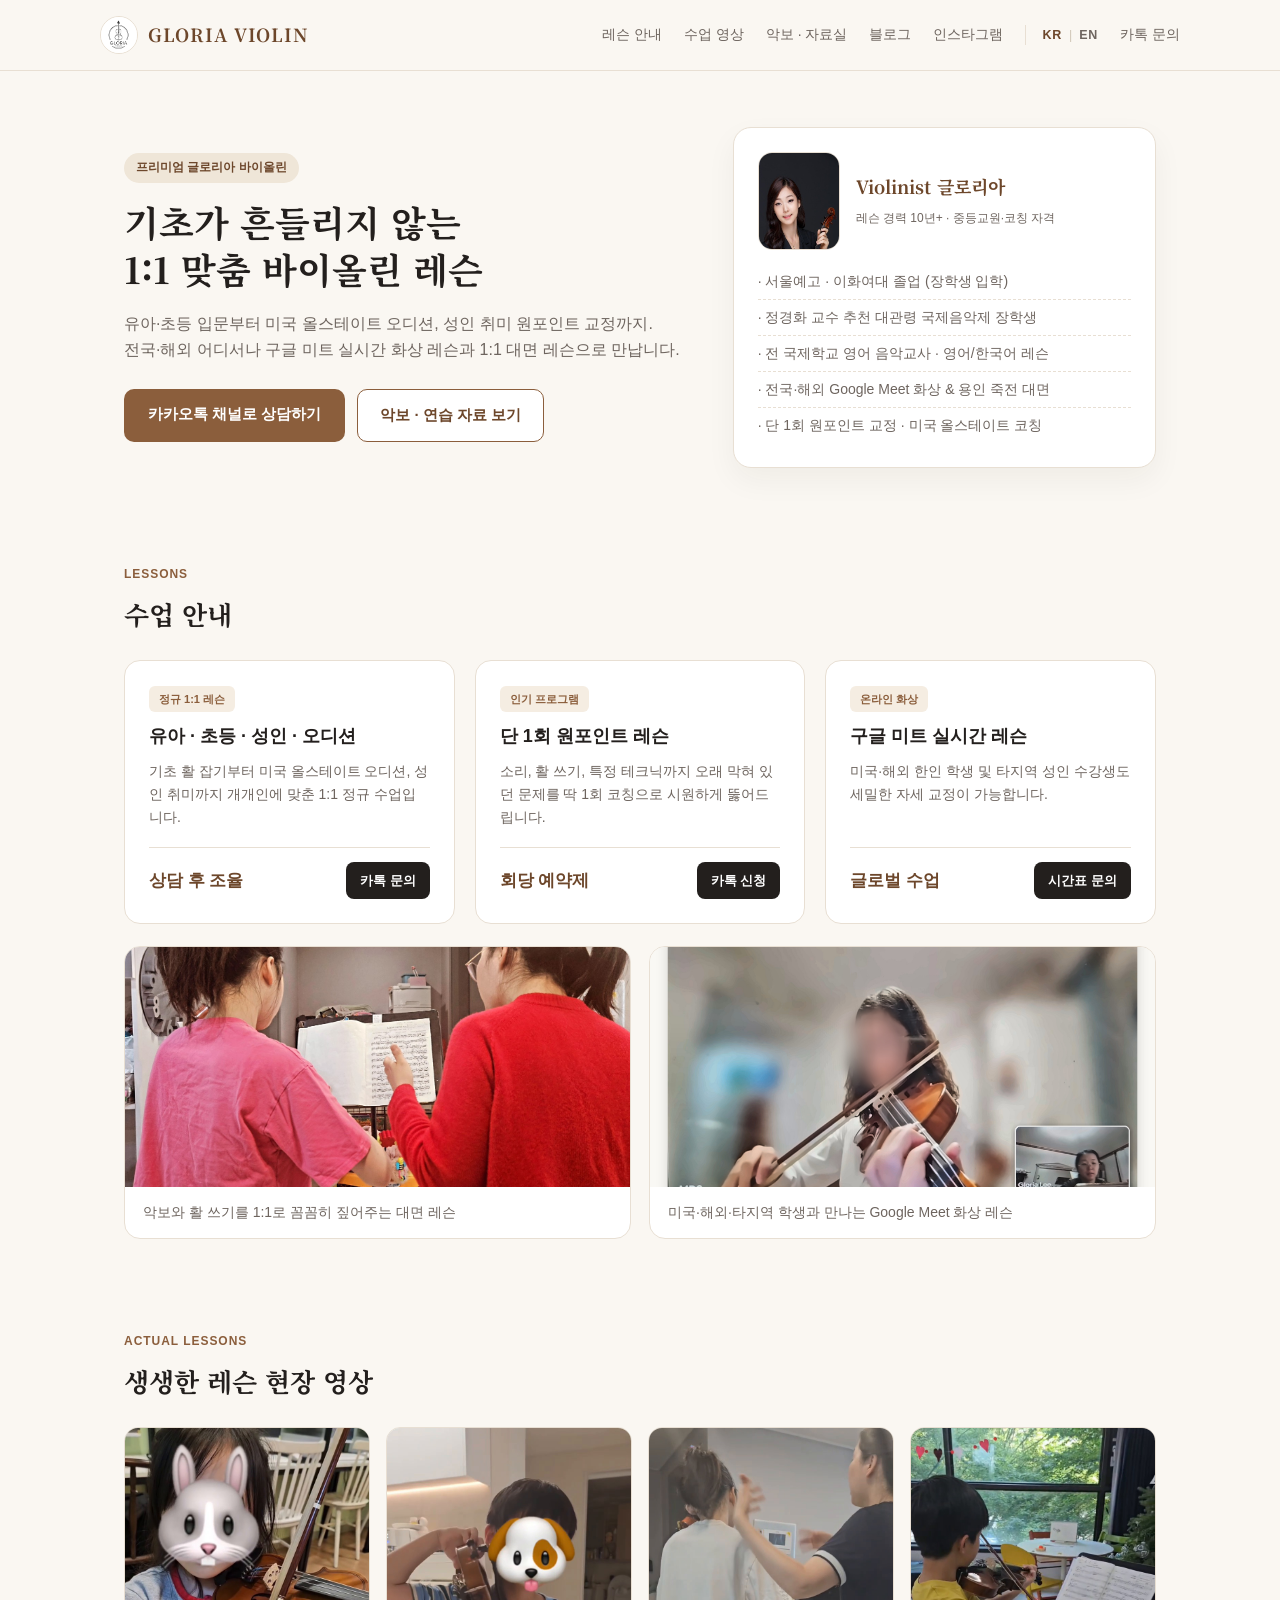
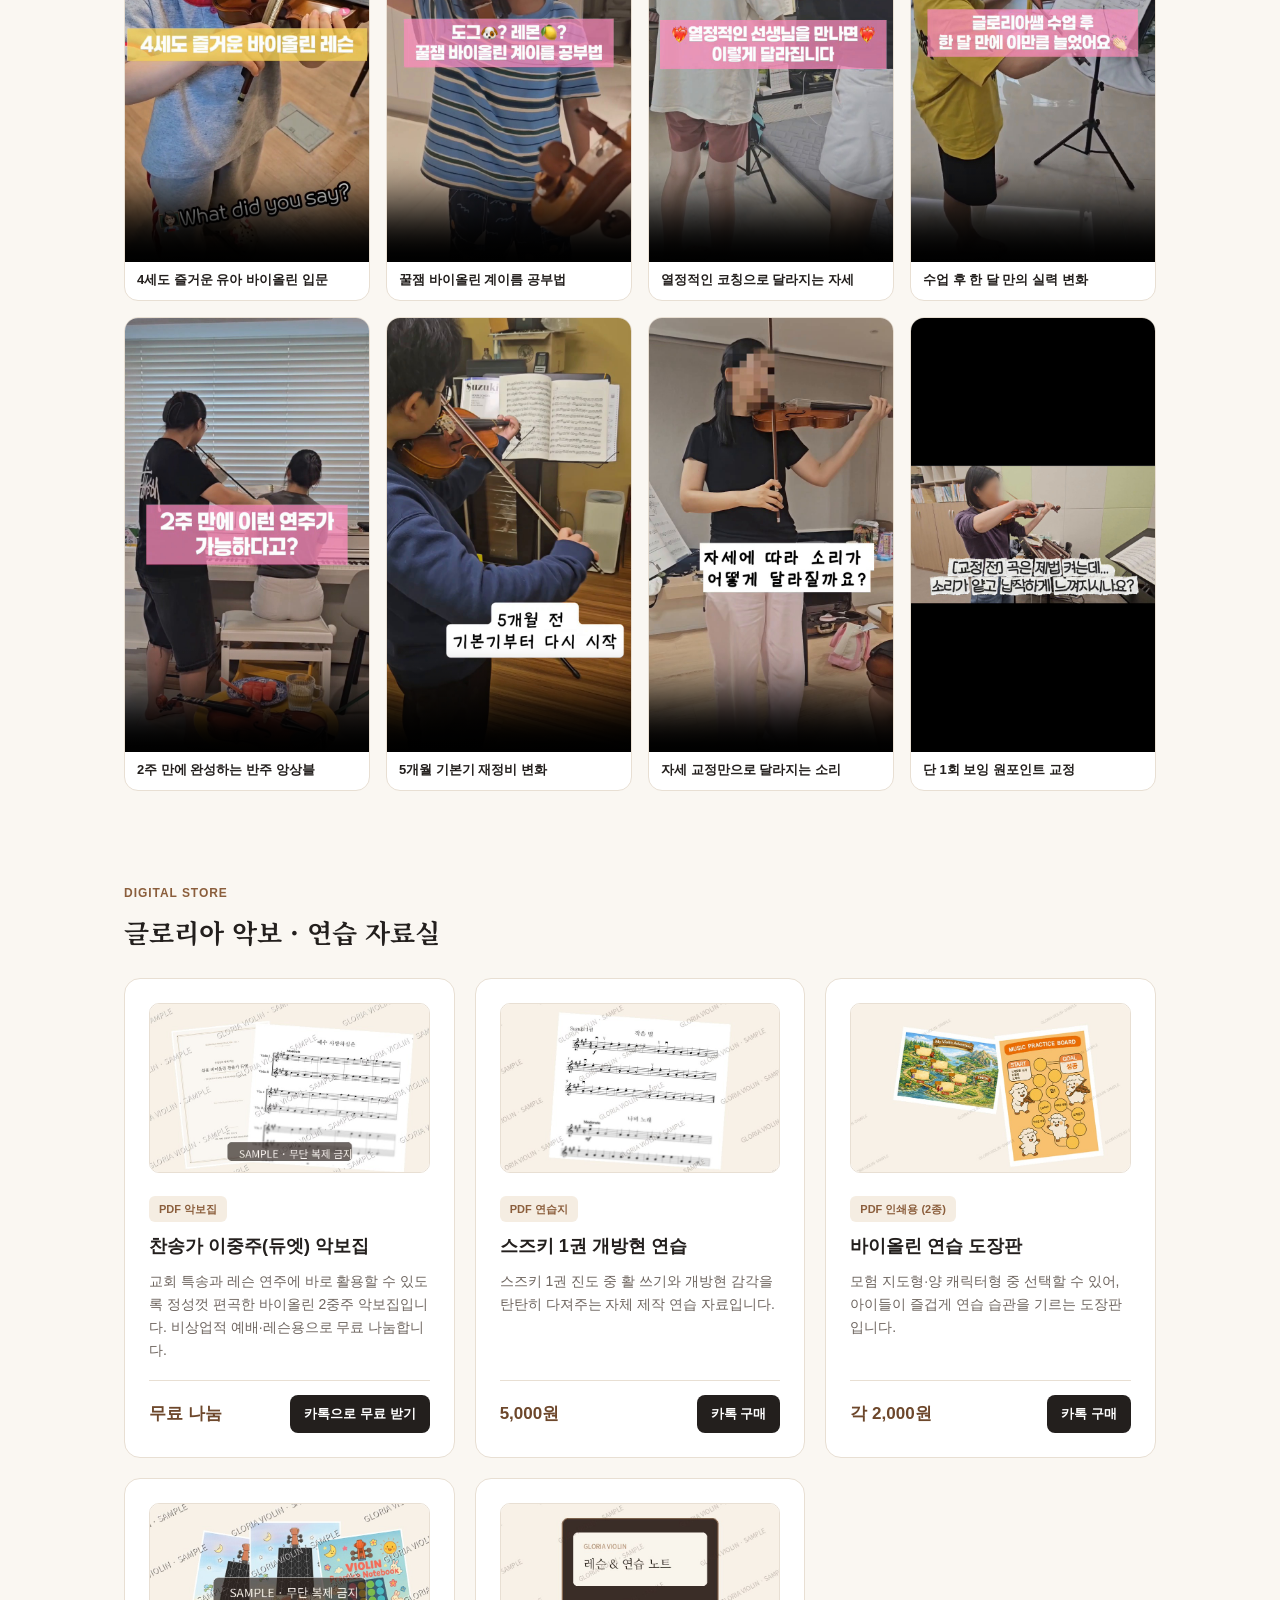
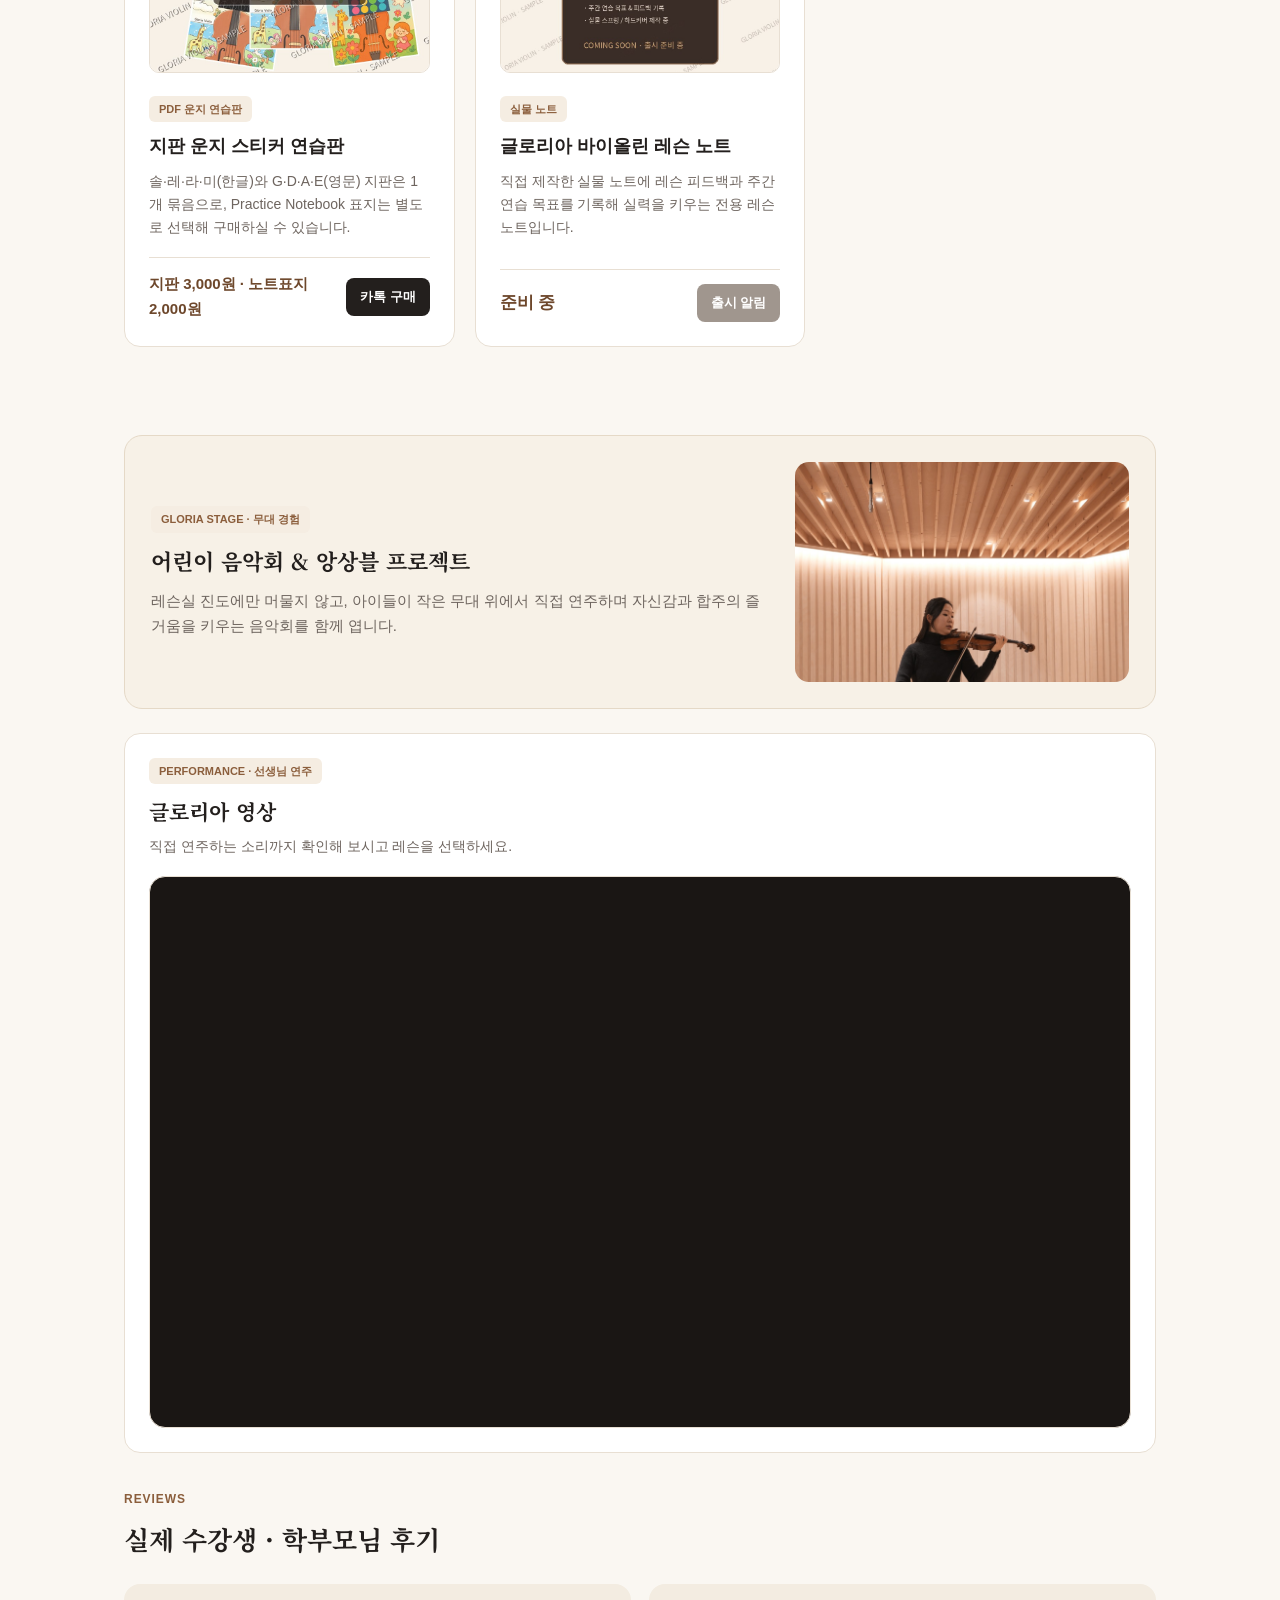
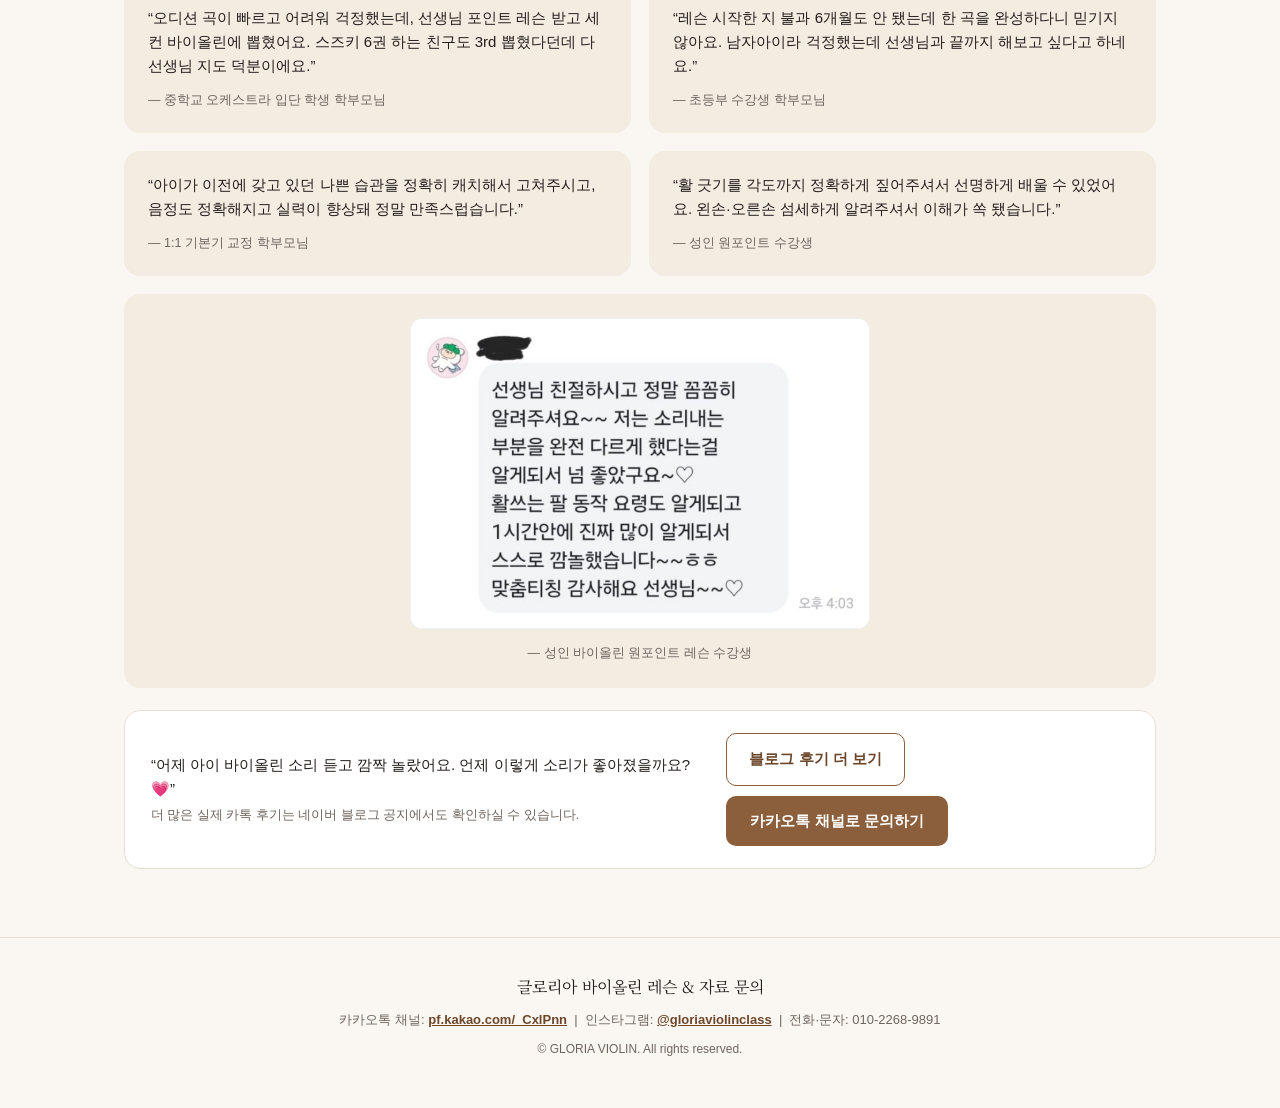
<file: index.html>
<!DOCTYPE html>
<html lang="ko">
<head>
  <meta charset="UTF-8" />
  <!-- Google tag (gtag.js) · GA4 -->
  <script async src="https://www.googletagmanager.com/gtag/js?id=G-VLVJEWR7X3"></script>
  <script>
    window.dataLayer = window.dataLayer || [];
    function gtag(){dataLayer.push(arguments);}
    gtag('js', new Date());
    gtag('config', 'G-VLVJEWR7X3');
  </script>
  <meta name="viewport" content="width=device-width, initial-scale=1.0" />
  <title>글로리아 바이올린 | GLORIA VIOLIN - 화상·대면 1:1 레슨 & 연습 자료실</title>
  <meta name="description" content="서울예고·이화여대 졸업, 미국·해외 한인 아이들 1:1 바이올린 화상 레슨, 용인 죽전 인근 대면 레슨 및 원포인트 교정, 자체 제작 찬송가 이중주·도장판·운지 연습판 자료실." />
  <meta name="keywords" content="글로리아 바이올린, 바이올린 화상 레슨, 미국 바이올린 레슨, 온라인 바이올린, 용인 죽전 바이올린, 원포인트 바이올린 레슨, 바이올린 악보, 찬송가 이중주" />
  <link rel="canonical" href="https://glorialee9112-design.github.io/" />
  <link rel="alternate" hreflang="ko" href="https://glorialee9112-design.github.io/" />
  <link rel="alternate" hreflang="en" href="https://glorialee9112-design.github.io/en/" />
  <link rel="alternate" hreflang="x-default" href="https://glorialee9112-design.github.io/" />
  <meta name="naver-site-verification" content="98d70bb8b84e6bf92e8efe2d867b717b4aa25853" />
  <meta property="og:type" content="website" />
  <meta property="og:url" content="https://glorialee9112-design.github.io/" />
  <meta property="og:title" content="글로리아 바이올린 | GLORIA VIOLIN" />
  <meta property="og:description" content="전국·해외 1:1 바이올린 화상 레슨 & 원포인트 교정, 찬송가 이중주 악보·연습 도장판·운지 연습판 자료실" />
  <meta property="og:image" content="https://glorialee9112-design.github.io/assets/profile_concert.jpg" />
  <meta name="twitter:card" content="summary_large_image" />
  <meta name="twitter:title" content="글로리아 바이올린 | GLORIA VIOLIN" />
  <meta name="twitter:description" content="전국·해외 1:1 바이올린 화상 레슨 & 원포인트 교정, 자체 제작 악보·연습 자료실" />
  <meta name="twitter:image" content="https://glorialee9112-design.github.io/assets/profile_concert.jpg" />
  <link rel="preconnect" href="https://fonts.googleapis.com">
  <link href="https://fonts.googleapis.com/css2?family=Noto+Serif+KR:wght@400;600;700&family=Pretendard:wght@400;500;600;700&display=swap" rel="stylesheet">
  <style>
    :root {
      --bg: #FAF7F2;
      --card: #FFFFFF;
      --ink: #231F1D;
      --muted: #6E655F;
      --accent: #8B5E3C;
      --accent-dark: #6D472B;
      --line: #E8DFD3;
    }
    * { box-sizing: border-box; margin: 0; padding: 0; }
    body {
      font-family: 'Pretendard', -apple-system, BlinkMacSystemFont, sans-serif;
      background: var(--bg);
      color: var(--ink);
      line-height: 1.65;
    }
    .serif { font-family: 'Noto Serif KR', serif; }
    header {
      background: rgba(250, 247, 242, 0.94);
      border-bottom: 1px solid var(--line);
      padding: 16px 24px;
      position: sticky; top: 0; z-index: 10;
    }
    .nav {
      max-width: 1080px; margin: 0 auto;
      display: flex; justify-content: space-between; align-items: center;
    }
    .logo { display: flex; align-items: center; gap: 10px; font-size: 18px; font-weight: 700; letter-spacing: 0.04em; color: var(--accent-dark); }
    .logo img { width: 38px; height: 38px; border-radius: 50%; object-fit: cover; border: 1px solid var(--line); }
    .nav-menu { display: flex; align-items: center; gap: 22px; }
    .nav-links { display: flex; gap: 22px; font-size: 14px; font-weight: 500; color: var(--muted); }
    .nav-links a { text-decoration: none; color: inherit; white-space: nowrap; }
    .nav-cta { text-decoration: none; white-space: nowrap; font-size: 14px; font-weight: 500; color: var(--muted); }
    .nav-links a:hover, .nav-cta:hover { color: var(--accent-dark); }
    .lang-switch {
      display: inline-flex; align-items: center; gap: 7px;
      font-size: 12.5px; font-weight: 700; letter-spacing: 0.06em;
      color: #B3A798; border-left: 1px solid var(--line); padding-left: 16px;
    }
    .lang-switch a { text-decoration: none; color: var(--muted); font-weight: 600; }
    .lang-switch a:hover { color: var(--accent-dark); }
    .lang-switch .on { color: var(--accent-dark); }
    .lang-switch .divider { color: #D2C7B9; font-weight: 400; letter-spacing: 0; }

    .hero {
      max-width: 1080px; margin: 0 auto; padding: 56px 24px 48px;
      display: grid; grid-template-columns: 1.15fr 0.85fr; gap: 36px; align-items: center;
    }
    .badge {
      display: inline-block; padding: 5px 12px; border-radius: 999px;
      background: #EFE6D8; color: var(--accent-dark); font-size: 12px; font-weight: 600;
      margin-bottom: 16px;
    }
    h1 { font-size: 36px; line-height: 1.3; margin-bottom: 18px; color: var(--ink); }
    .hero p { color: var(--muted); font-size: 16px; margin-bottom: 26px; }
    .cta-row { display: flex; gap: 12px; flex-wrap: wrap; }
    .btn-primary {
      background: var(--accent); color: #fff; padding: 13px 24px; border-radius: 10px;
      text-decoration: none; font-weight: 600; font-size: 15px; border: none; cursor: pointer;
    }
    .btn-outline {
      border: 1px solid var(--accent); color: var(--accent-dark); padding: 13px 22px; border-radius: 10px;
      text-decoration: none; font-weight: 600; font-size: 15px; background: #fff;
    }
    .profile-card {
      background: var(--card); border: 1px solid var(--line); border-radius: 18px;
      padding: 24px; box-shadow: 0 12px 30px rgba(35, 31, 29, 0.05);
    }
    .profile-top { display: flex; align-items: center; gap: 16px; margin-bottom: 14px; }
    .profile-photo { width: 82px; height: 98px; border-radius: 14px; object-fit: cover; object-position: top; border: 1px solid var(--line); }
    .profile-card h3 { font-size: 18px; margin-bottom: 2px; color: var(--accent-dark); }
    .profile-list { list-style: none; font-size: 14px; color: var(--muted); }
    .profile-list li { padding: 6px 0; border-bottom: 1px dashed var(--line); }
    .profile-list li:last-child { border-bottom: none; }

    section { max-width: 1080px; margin: 0 auto; padding: 44px 24px; }
    section[id] { scroll-margin-top: 84px; }
    .sec-head { margin-bottom: 24px; }
    .sec-head span { font-size: 12px; font-weight: 700; color: var(--accent); letter-spacing: 0.08em; }
    .sec-head h2 { font-size: 26px; margin-top: 6px; }

    .grid-3 { display: grid; grid-template-columns: repeat(3, 1fr); gap: 20px; }
    .grid-2 { display: grid; grid-template-columns: repeat(2, 1fr); gap: 20px; }
    .video-grid { display: grid; grid-template-columns: repeat(4, 1fr); gap: 16px; }
    .video-card { background: var(--card); border: 1px solid var(--line); border-radius: 14px; overflow: hidden; }
    .video-card video { width: 100%; aspect-ratio: 9 / 16; object-fit: cover; display: block; background: #1a1614; }
    .video-cap { padding: 10px 12px; font-size: 13px; font-weight: 600; color: var(--ink); line-height: 1.4; }

    .card {
      background: var(--card); border: 1px solid var(--line); border-radius: 16px;
      padding: 24px; display: flex; flex-direction: column; justify-content: space-between;
    }
    .card-thumb { width: 100%; height: 170px; object-fit: cover; object-position: top; border-radius: 10px; margin-bottom: 14px; border: 1px solid var(--line); }
    .card-tag {
      display: inline-block; font-size: 11px; font-weight: 700; color: var(--accent);
      background: #F5EDE2; padding: 4px 10px; border-radius: 6px; margin-bottom: 10px; align-self: flex-start;
    }
    .card h3 { font-size: 18px; margin-bottom: 8px; }
    .card p { font-size: 14px; color: var(--muted); margin-bottom: 18px; }
    .price-row { display: flex; justify-content: space-between; align-items: center; gap: 12px; padding-top: 14px; border-top: 1px solid var(--line); }
    .price { font-size: 17px; font-weight: 700; color: var(--accent-dark); word-break: keep-all; }
    .buy-btn {
      font-size: 13px; font-weight: 600; color: #fff; background: var(--ink);
      padding: 8px 14px; border-radius: 8px; text-decoration: none;
      white-space: nowrap; flex: 0 0 auto;
    }

    .gallery-grid { display: grid; grid-template-columns: 1fr 1fr; gap: 18px; margin-top: 22px; }
    .gallery-card { background: var(--card); border: 1px solid var(--line); border-radius: 16px; overflow: hidden; }
    .gallery-card img { width: 100%; height: 240px; object-fit: cover; display: block; }
    .gallery-cap { padding: 14px 18px; font-size: 14px; color: var(--muted); }

    .stage-banner {
      background: #F7F1E7; border: 1px solid #E5D9C7; border-radius: 18px;
      padding: 26px; display: grid; grid-template-columns: 1.3fr 0.7fr; gap: 24px; align-items: center; margin-bottom: 24px;
    }
    .stage-banner img { width: 100%; height: 220px; object-fit: cover; object-position: center 20%; border-radius: 14px; }
    .yt-wrap {
      position: relative; width: 100%; aspect-ratio: 16 / 9; border-radius: 16px; overflow: hidden;
      border: 1px solid var(--line); background: #1a1614; margin-top: 18px;
    }
    .yt-wrap iframe { position: absolute; inset: 0; width: 100%; height: 100%; border: 0; }

    .review-grid { display: grid; grid-template-columns: repeat(2, 1fr); gap: 18px; }
    .review-card {
      background: #F3ECE1; border-radius: 16px; padding: 22px 24px;
      display: flex; flex-direction: column; justify-content: space-between;
    }
    .review-quote { font-size: 15px; font-weight: 500; color: var(--ink); line-height: 1.6; }
    .review-meta { font-size: 12.5px; color: var(--muted); margin-top: 12px; }
    .review-photo-card {
      display: flex; flex-direction: column; align-items: center; text-align: center;
      gap: 14px; padding: 24px 20px;
    }
    .review-photo-card img {
      display: block; width: 100%; height: auto; max-width: 460px;
      border-radius: 12px; border: 1px solid rgba(0, 0, 0, 0.06); background: #fff;
    }
    .review-photo-card .review-meta { margin-top: 0; }
    .review-cta {
      margin-top: 22px; background: var(--card); border: 1px solid var(--line); border-radius: 16px;
      padding: 22px 26px; display: flex; justify-content: space-between; align-items: center; gap: 18px;
    }

    footer {
      text-align: center; padding: 36px 24px 48px; color: var(--muted); font-size: 13px;
      border-top: 1px solid var(--line); margin-top: 24px;
    }
    @media (max-width: 900px) {
      .hero, .grid-3, .grid-2, .gallery-grid, .stage-banner, .review-grid { grid-template-columns: 1fr; }
      .video-grid { grid-template-columns: repeat(2, 1fr); }
      h1 { font-size: 28px; }
      .review-cta { flex-direction: column; align-items: flex-start; }
    }
    @media (max-width: 720px) {
      header { padding: 10px 14px; background: var(--bg); }
      .nav {
        display: grid; grid-template-columns: minmax(0, 1fr) auto auto;
        align-items: center; gap: 8px 10px;
      }
      .nav-menu { display: contents; }
      .logo { grid-column: 1; grid-row: 1; gap: 8px; font-size: 15.5px; letter-spacing: 0.02em; min-width: 0; }
      .logo img { width: 30px; height: 30px; flex: 0 0 auto; }
      .logo span { overflow: hidden; text-overflow: ellipsis; white-space: nowrap; }
      .lang-switch {
        grid-column: 2; grid-row: 1; justify-self: end;
        border-left: none; padding-left: 0; font-size: 11.5px; gap: 5px;
      }
      .nav-cta {
        grid-column: 3; grid-row: 1; justify-self: end;
        background: var(--accent); color: #fff;
        font-size: 12.5px; font-weight: 600;
        padding: 8px 14px; border-radius: 999px;
      }
      .nav-links {
        grid-column: 1 / -1; grid-row: 2;
        width: 100%; justify-content: space-between; flex-wrap: nowrap;
        gap: 4px; font-size: 12.5px; letter-spacing: -0.01em;
        padding-top: 8px; border-top: 1px solid var(--line);
      }
      .nav-links a { padding: 3px 0; }
      section[id] { scroll-margin-top: 108px; }
    }
    @media (max-width: 360px) {
      .nav-links { font-size: 11.5px; gap: 2px; }
      .logo { font-size: 14.5px; }
    }
  </style>
</head>
<body>
  <header>
    <div class="nav">
      <div class="logo serif"><img src="assets/logo.jpg" alt="GLORIA VIOLIN 로고"><span>GLORIA VIOLIN</span></div>
      <div class="nav-menu">
        <div class="nav-links">
          <a href="#lessons">레슨 안내</a>
          <a href="#videos">수업 영상</a>
          <a href="#store">악보 · 자료실</a>
          <a href="https://blog.naver.com/gloriaviolin" target="_blank" rel="noopener">블로그</a>
          <a href="https://www.instagram.com/gloriaviolinclass" target="_blank" rel="noopener">인스타그램</a>
        </div>
        <span class="lang-switch" aria-label="언어 선택">
          <span class="on" aria-current="page">KR</span>
          <span class="divider">|</span>
          <a href="./en/" hreflang="en" lang="en">EN</a>
        </span>
        <a class="nav-cta" href="http://pf.kakao.com/_CxlPnn" target="_blank" rel="noopener">카톡 문의</a>
      </div>
    </div>
  </header>

  <div class="hero">
    <div>
      <div class="badge">프리미엄 글로리아 바이올린</div>
      <h1 class="serif">기초가 흔들리지 않는<br>1:1 맞춤 바이올린 레슨</h1>
      <p>유아·초등 입문부터 미국 올스테이트 오디션, 성인 취미 원포인트 교정까지.<br>전국·해외 어디서나 구글 미트 실시간 화상 레슨과 1:1 대면 레슨으로 만납니다.</p>
      <div class="cta-row">
        <a href="http://pf.kakao.com/_CxlPnn" target="_blank" rel="noopener" class="btn-primary">카카오톡 채널로 상담하기</a>
        <a href="#store" class="btn-outline">악보 · 연습 자료 보기</a>
      </div>
    </div>
    <div class="profile-card">
      <div class="profile-top">
        <img class="profile-photo" src="assets/profile_studio.jpg" alt="바이올리니스트 글로리아 프로필">
        <div>
          <h3 class="serif">Violinist 글로리아</h3>
          <span style="font-size:12px; color:var(--muted);">레슨 경력 10년+ · 중등교원·코칭 자격</span>
        </div>
      </div>
      <ul class="profile-list">
        <li>· 서울예고 · 이화여대 졸업 (장학생 입학)</li>
        <li>· 정경화 교수 추천 대관령 국제음악제 장학생</li>
        <li>· 전 국제학교 영어 음악교사 · 영어/한국어 레슨</li>
        <li>· 전국·해외 Google Meet 화상 & 용인 죽전 대면</li>
        <li>· 단 1회 원포인트 교정 · 미국 올스테이트 코칭</li>
      </ul>
    </div>
  </div>

  <section id="lessons">
    <div class="sec-head">
      <span>LESSONS</span>
      <h2 class="serif">수업 안내</h2>
    </div>
    <div class="grid-3">
      <div class="card">
        <div>
          <span class="card-tag">정규 1:1 레슨</span>
          <h3>유아 · 초등 · 성인 · 오디션</h3>
          <p>기초 활 잡기부터 미국 올스테이트 오디션, 성인 취미까지 개개인에 맞춘 1:1 정규 수업입니다.</p>
        </div>
        <div class="price-row">
          <span class="price">상담 후 조율</span>
          <a href="http://pf.kakao.com/_CxlPnn" target="_blank" rel="noopener" class="buy-btn">카톡 문의</a>
        </div>
      </div>
      <div class="card">
        <div>
          <span class="card-tag">인기 프로그램</span>
          <h3>단 1회 원포인트 레슨</h3>
          <p>소리, 활 쓰기, 특정 테크닉까지 오래 막혀 있던 문제를 딱 1회 코칭으로 시원하게 뚫어드립니다.</p>
        </div>
        <div class="price-row">
          <span class="price">회당 예약제</span>
          <a href="http://pf.kakao.com/_CxlPnn" target="_blank" rel="noopener" class="buy-btn">카톡 신청</a>
        </div>
      </div>
      <div class="card">
        <div>
          <span class="card-tag">온라인 화상</span>
          <h3>구글 미트 실시간 레슨</h3>
          <p>미국·해외 한인 학생 및 타지역 성인 수강생도 세밀한 자세 교정이 가능합니다.</p>
        </div>
        <div class="price-row">
          <span class="price">글로벌 수업</span>
          <a href="http://pf.kakao.com/_CxlPnn" target="_blank" rel="noopener" class="buy-btn">시간표 문의</a>
        </div>
      </div>
    </div>
    <div class="gallery-grid">
      <div class="gallery-card">
        <img src="assets/lesson_scene.jpg" alt="1:1 맞춤 바이올린 레슨 현장">
        <div class="gallery-cap">악보와 활 쓰기를 1:1로 꼼꼼히 짚어주는 대면 레슨</div>
      </div>
      <div class="gallery-card">
        <img src="assets/online_lesson.jpg" alt="구글 미트 실시간 화상 레슨">
        <div class="gallery-cap">미국·해외·타지역 학생과 만나는 Google Meet 화상 레슨</div>
      </div>
    </div>
  </section>

  <section id="videos">
    <div class="sec-head">
      <span>ACTUAL LESSONS</span>
      <h2 class="serif">생생한 레슨 현장 영상</h2>
    </div>
    <div class="video-grid">
      <div class="video-card">
        <video controls poster="assets/videos/v1.jpg" preload="metadata"><source src="assets/videos/v1.mp4" type="video/mp4"></video>
        <div class="video-cap">4세도 즐거운 유아 바이올린 입문</div>
      </div>
      <div class="video-card">
        <video controls poster="assets/videos/v2.jpg" preload="metadata"><source src="assets/videos/v2.mp4" type="video/mp4"></video>
        <div class="video-cap">꿀잼 바이올린 계이름 공부법</div>
      </div>
      <div class="video-card">
        <video controls poster="assets/videos/v3.jpg" preload="metadata"><source src="assets/videos/v3.mp4" type="video/mp4"></video>
        <div class="video-cap">열정적인 코칭으로 달라지는 자세</div>
      </div>
      <div class="video-card">
        <video controls poster="assets/videos/v4.jpg" preload="metadata"><source src="assets/videos/v4.mp4" type="video/mp4"></video>
        <div class="video-cap">수업 후 한 달 만의 실력 변화</div>
      </div>
      <div class="video-card">
        <video controls poster="assets/videos/v5.jpg" preload="metadata"><source src="assets/videos/v5.mp4" type="video/mp4"></video>
        <div class="video-cap">2주 만에 완성하는 반주 앙상블</div>
      </div>
      <div class="video-card">
        <video controls poster="assets/videos/v6.jpg" preload="metadata"><source src="assets/videos/v6.mp4" type="video/mp4"></video>
        <div class="video-cap">5개월 기본기 재정비 변화</div>
      </div>
      <div class="video-card">
        <video controls poster="assets/videos/v7.jpg" preload="metadata"><source src="assets/videos/v7.mp4" type="video/mp4"></video>
        <div class="video-cap">자세 교정만으로 달라지는 소리</div>
      </div>
      <div class="video-card">
        <video controls poster="assets/videos/v8.jpg" preload="metadata"><source src="assets/videos/v8.mp4" type="video/mp4"></video>
        <div class="video-cap">단 1회 보잉 원포인트 교정</div>
      </div>
    </div>
  </section>

  <section id="store">
    <div class="sec-head">
      <span>DIGITAL STORE</span>
      <h2 class="serif">글로리아 악보 · 연습 자료실</h2>
    </div>
    <div class="grid-3">
      <div class="card">
        <div>
          <img class="card-thumb" src="assets/preview_hymn_duet.jpg" alt="찬송가 이중주 악보집 샘플 미리보기">
          <span class="card-tag">PDF 악보집</span>
          <h3>찬송가 이중주(듀엣) 악보집</h3>
          <p>교회 특송과 레슨 연주에 바로 활용할 수 있도록 정성껏 편곡한 바이올린 2중주 악보집입니다. 비상업적 예배·레슨용으로 무료 나눔합니다.</p>
        </div>
        <div class="price-row">
          <span class="price">무료 나눔</span>
          <a href="http://pf.kakao.com/_CxlPnn" target="_blank" rel="noopener" class="buy-btn">카톡으로 무료 받기</a>
        </div>
      </div>
      <div class="card">
        <div>
          <img class="card-thumb" src="assets/preview_open_strings.jpg" alt="스즈키 1권 개방현 연습 샘플 미리보기">
          <span class="card-tag">PDF 연습지</span>
          <h3>스즈키 1권 개방현 연습</h3>
          <p>스즈키 1권 진도 중 활 쓰기와 개방현 감각을 탄탄히 다져주는 자체 제작 연습 자료입니다.</p>
        </div>
        <div class="price-row">
          <span class="price">5,000원</span>
          <a href="http://pf.kakao.com/_CxlPnn" target="_blank" rel="noopener" class="buy-btn">카톡 구매</a>
        </div>
      </div>
      <div class="card">
        <div>
          <img class="card-thumb" src="assets/preview_stamp_board.jpg" alt="바이올린 연습 도장판 2종 샘플 미리보기">
          <span class="card-tag">PDF 인쇄용 (2종)</span>
          <h3>바이올린 연습 도장판</h3>
          <p>모험 지도형·양 캐릭터형 중 선택할 수 있어, 아이들이 즐겁게 연습 습관을 기르는 도장판입니다.</p>
        </div>
        <div class="price-row">
          <span class="price">각 2,000원</span>
          <a href="http://pf.kakao.com/_CxlPnn" target="_blank" rel="noopener" class="buy-btn">카톡 구매</a>
        </div>
      </div>
      <div class="card">
        <div>
          <img class="card-thumb" src="assets/preview_fingering.jpg" alt="바이올린 지판 운지 스티커판 샘플 미리보기">
          <span class="card-tag">PDF 운지 연습판</span>
          <h3>지판 운지 스티커 연습판</h3>
          <p>솔·레·라·미(한글)와 G·D·A·E(영문) 지판은 1개 묶음으로, Practice Notebook 표지는 별도로 선택해 구매하실 수 있습니다.</p>
        </div>
        <div class="price-row">
          <span class="price" style="font-size:15px;">지판 3,000원 · 노트표지 2,000원</span>
          <a href="http://pf.kakao.com/_CxlPnn" target="_blank" rel="noopener" class="buy-btn">카톡 구매</a>
        </div>
      </div>
      <div class="card">
        <div>
          <img class="card-thumb" src="assets/preview_lesson_note.jpg" alt="글로리아 바이올린 레슨 노트 샘플 미리보기">
          <span class="card-tag">실물 노트</span>
          <h3>글로리아 바이올린 레슨 노트</h3>
          <p>직접 제작한 실물 노트에 레슨 피드백과 주간 연습 목표를 기록해 실력을 키우는 전용 레슨 노트입니다.</p>
        </div>
        <div class="price-row">
          <span class="price">준비 중</span>
          <a href="http://pf.kakao.com/_CxlPnn" target="_blank" rel="noopener" class="buy-btn" style="background:#a0968e;">출시 알림</a>
        </div>
      </div>
    </div>
  </section>

  <section>
    <div class="stage-banner">
      <div>
        <span class="card-tag">GLORIA STAGE · 무대 경험</span>
        <h3 class="serif" style="font-size:22px; margin-bottom:10px;">어린이 음악회 & 앙상블 프로젝트</h3>
        <p style="color:var(--muted); font-size:15px;">레슨실 진도에만 머물지 않고, 아이들이 작은 무대 위에서 직접 연주하며 자신감과 합주의 즐거움을 키우는 음악회를 함께 엽니다.</p>
      </div>
      <img src="assets/concert_hall.jpg" alt="바이올리니스트 글로리아 연주 무대">
    </div>
    <div class="card" style="margin-bottom:28px;">
      <span class="card-tag">PERFORMANCE · 선생님 연주</span>
      <h3 class="serif" style="font-size:21px; margin-bottom:6px;">글로리아 영상</h3>
      <p style="margin-bottom:0;">직접 연주하는 소리까지 확인해 보시고 레슨을 선택하세요.</p>
      <div class="yt-wrap">
        <iframe src="https://www.youtube.com/embed/AK-uWB0u9fU" title="바이올리니스트 글로리아 연주 영상" allow="accelerometer; autoplay; clipboard-write; encrypted-media; gyroscope; picture-in-picture; web-share" allowfullscreen></iframe>
      </div>
    </div>
    <div class="sec-head" style="margin-top:32px;">
      <span>REVIEWS</span>
      <h2 class="serif">실제 수강생 · 학부모님 후기</h2>
    </div>
    <div class="review-grid">
      <div class="review-card">
        <div class="review-quote">“오디션 곡이 빠르고 어려워 걱정했는데, 선생님 포인트 레슨 받고 세컨 바이올린에 뽑혔어요. 스즈키 6권 하는 친구도 3rd 뽑혔다던데 다 선생님 지도 덕분이에요.”</div>
        <div class="review-meta">— 중학교 오케스트라 입단 학생 학부모님</div>
      </div>
      <div class="review-card">
        <div class="review-quote">“레슨 시작한 지 불과 6개월도 안 됐는데 한 곡을 완성하다니 믿기지 않아요. 남자아이라 걱정했는데 선생님과 끝까지 해보고 싶다고 하네요.”</div>
        <div class="review-meta">— 초등부 수강생 학부모님</div>
      </div>
      <div class="review-card">
        <div class="review-quote">“아이가 이전에 갖고 있던 나쁜 습관을 정확히 캐치해서 고쳐주시고, 음정도 정확해지고 실력이 향상돼 정말 만족스럽습니다.”</div>
        <div class="review-meta">— 1:1 기본기 교정 학부모님</div>
      </div>
      <div class="review-card">
        <div class="review-quote">“활 긋기를 각도까지 정확하게 짚어주셔서 선명하게 배울 수 있었어요. 왼손·오른손 섬세하게 알려주셔서 이해가 쏙 됐습니다.”</div>
        <div class="review-meta">— 성인 원포인트 수강생</div>
      </div>
      <div class="review-card review-photo-card" style="grid-column: 1 / -1;">
        <img src="assets/review_adult_onepoint.jpg" alt="성인 바이올린 원포인트 레슨 수강생이 보낸 카카오톡 후기 캡처" width="855" height="578" loading="lazy">
        <div class="review-meta">— 성인 바이올린 원포인트 레슨 수강생</div>
      </div>
    </div>
    <div class="review-cta">
      <div>
        <div class="review-quote">“어제 아이 바이올린 소리 듣고 깜짝 놀랐어요. 언제 이렇게 소리가 좋아졌을까요? 💗”</div>
        <div class="review-meta" style="margin-top:4px;">더 많은 실제 카톡 후기는 네이버 블로그 공지에서도 확인하실 수 있습니다.</div>
      </div>
      <div style="display:flex; gap:10px; flex-wrap:wrap;">
        <a href="https://m.blog.naver.com/gloriaviolin/223828663467" target="_blank" rel="noopener" class="btn-outline" style="white-space:nowrap;">블로그 후기 더 보기</a>
        <a href="http://pf.kakao.com/_CxlPnn" target="_blank" rel="noopener" class="btn-primary" style="white-space:nowrap;">카카오톡 채널로 문의하기</a>
      </div>
    </div>
  </section>

  <footer id="contact">
    <p class="serif" style="font-size:16px; color:#231F1D; margin-bottom:8px;">글로리아 바이올린 레슨 & 자료 문의</p>
    <p>카카오톡 채널: <a href="http://pf.kakao.com/_CxlPnn" target="_blank" rel="noopener" style="color:var(--accent-dark); font-weight:600;">pf.kakao.com/_CxlPnn</a> &nbsp;|&nbsp; 인스타그램: <a href="https://www.instagram.com/gloriaviolinclass" target="_blank" rel="noopener" style="color:var(--accent-dark); font-weight:600;">@gloriaviolinclass</a> &nbsp;|&nbsp; 전화·문자: 010-2268-9891</p>
    <p style="margin-top:10px; font-size:12px;">© GLORIA VIOLIN. All rights reserved.</p>
  </footer>
</body>
</html>
</file>
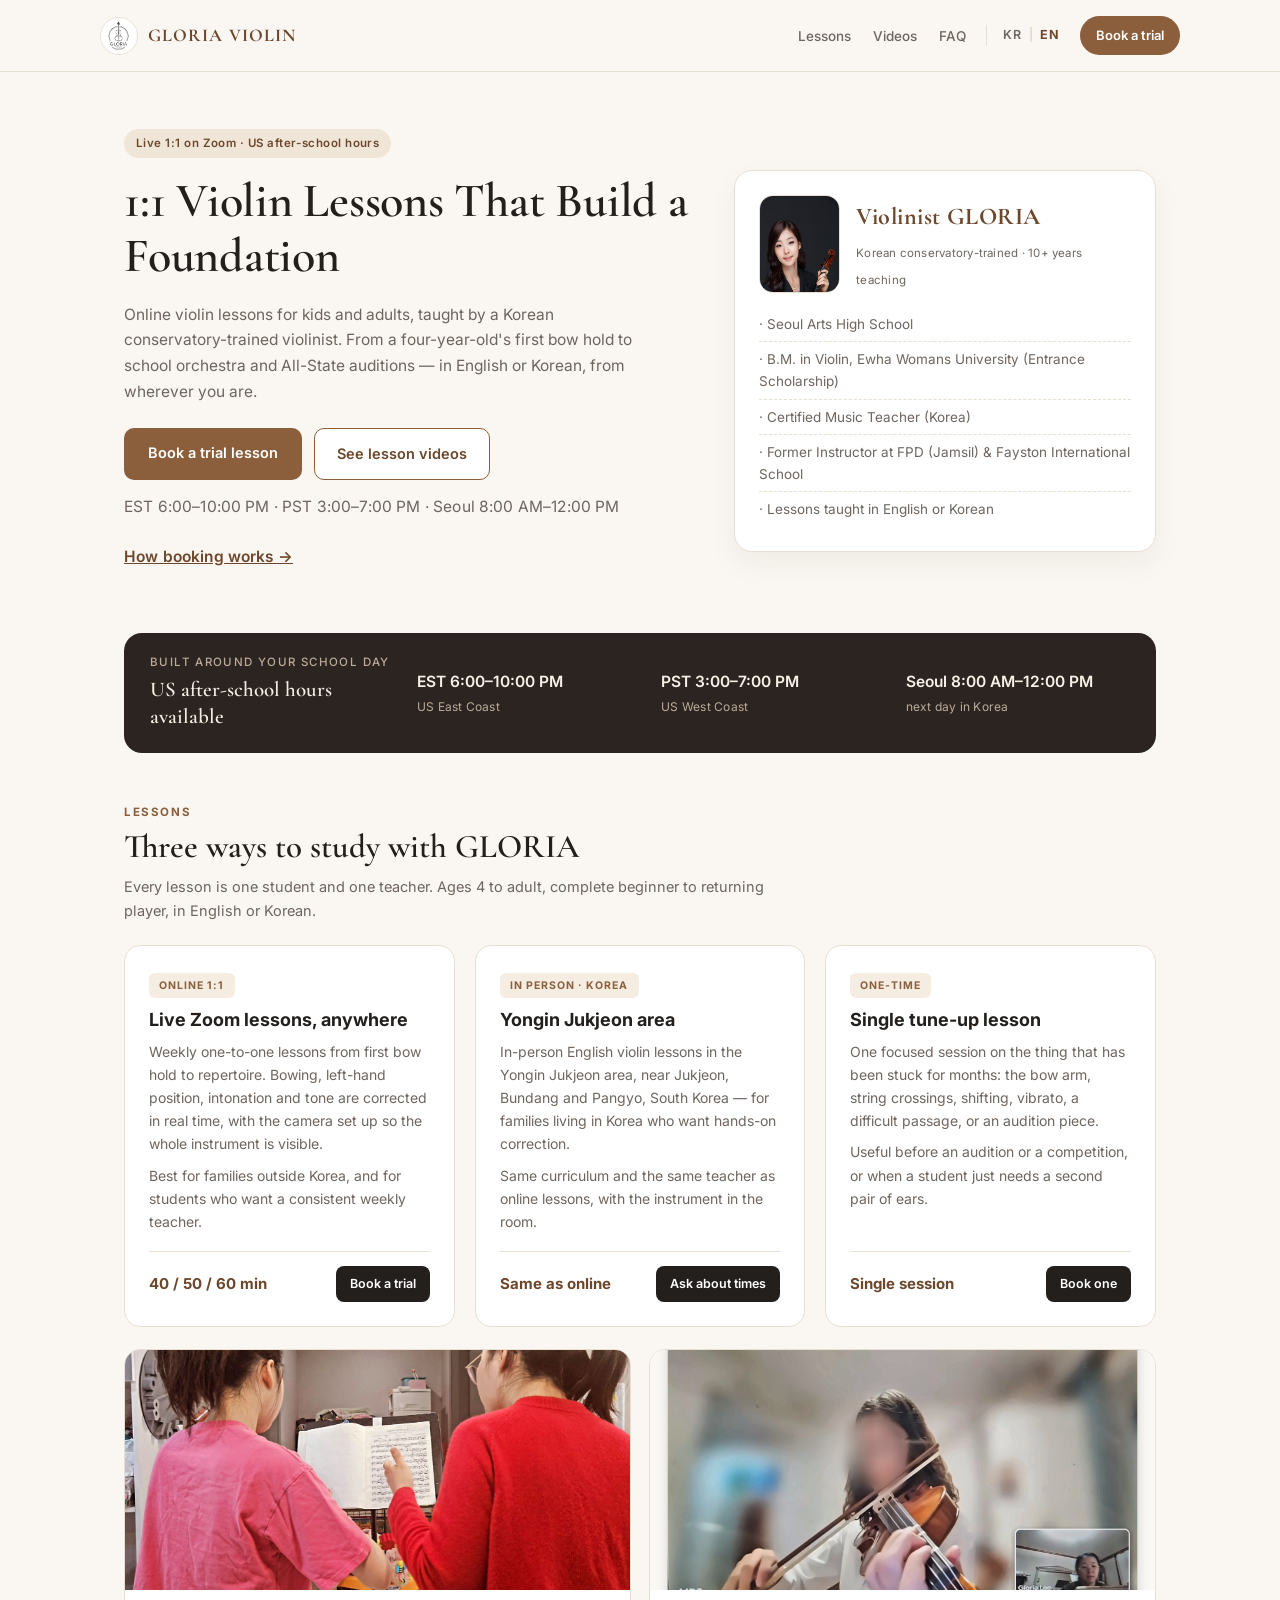
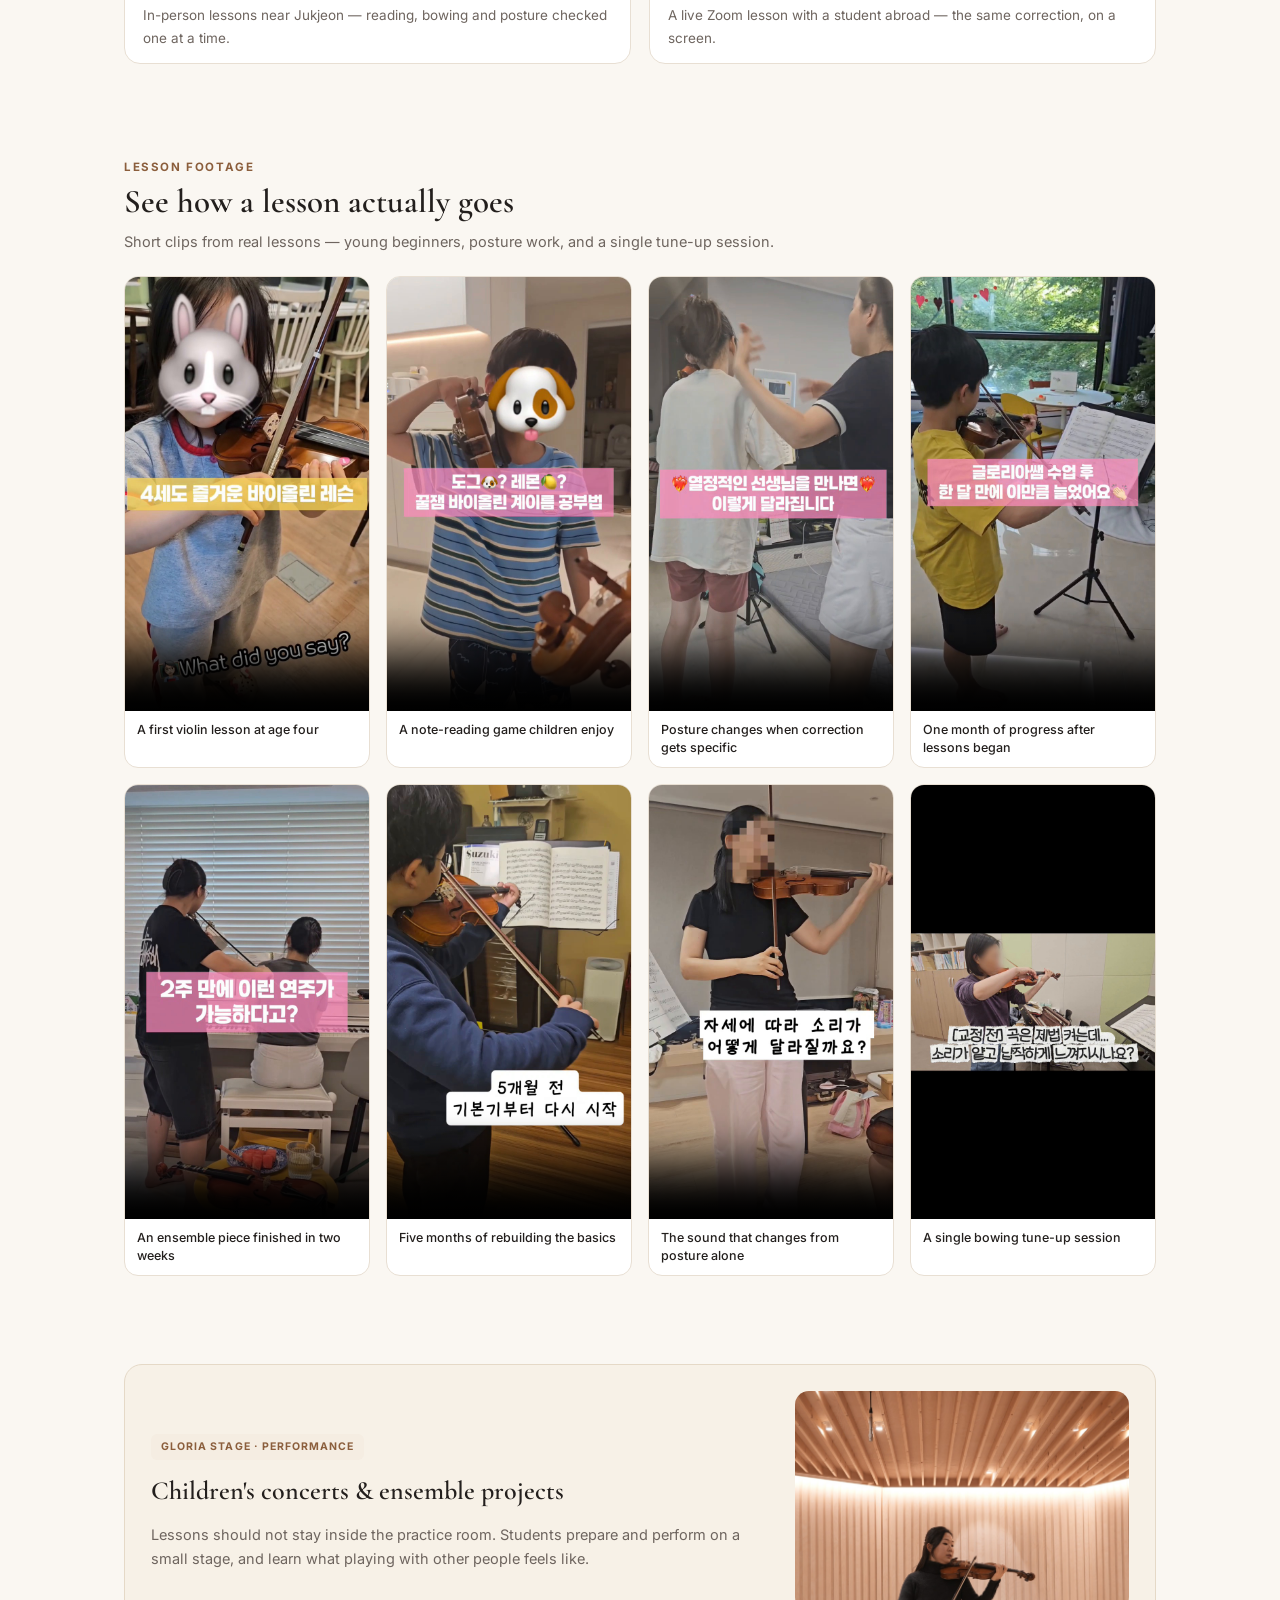
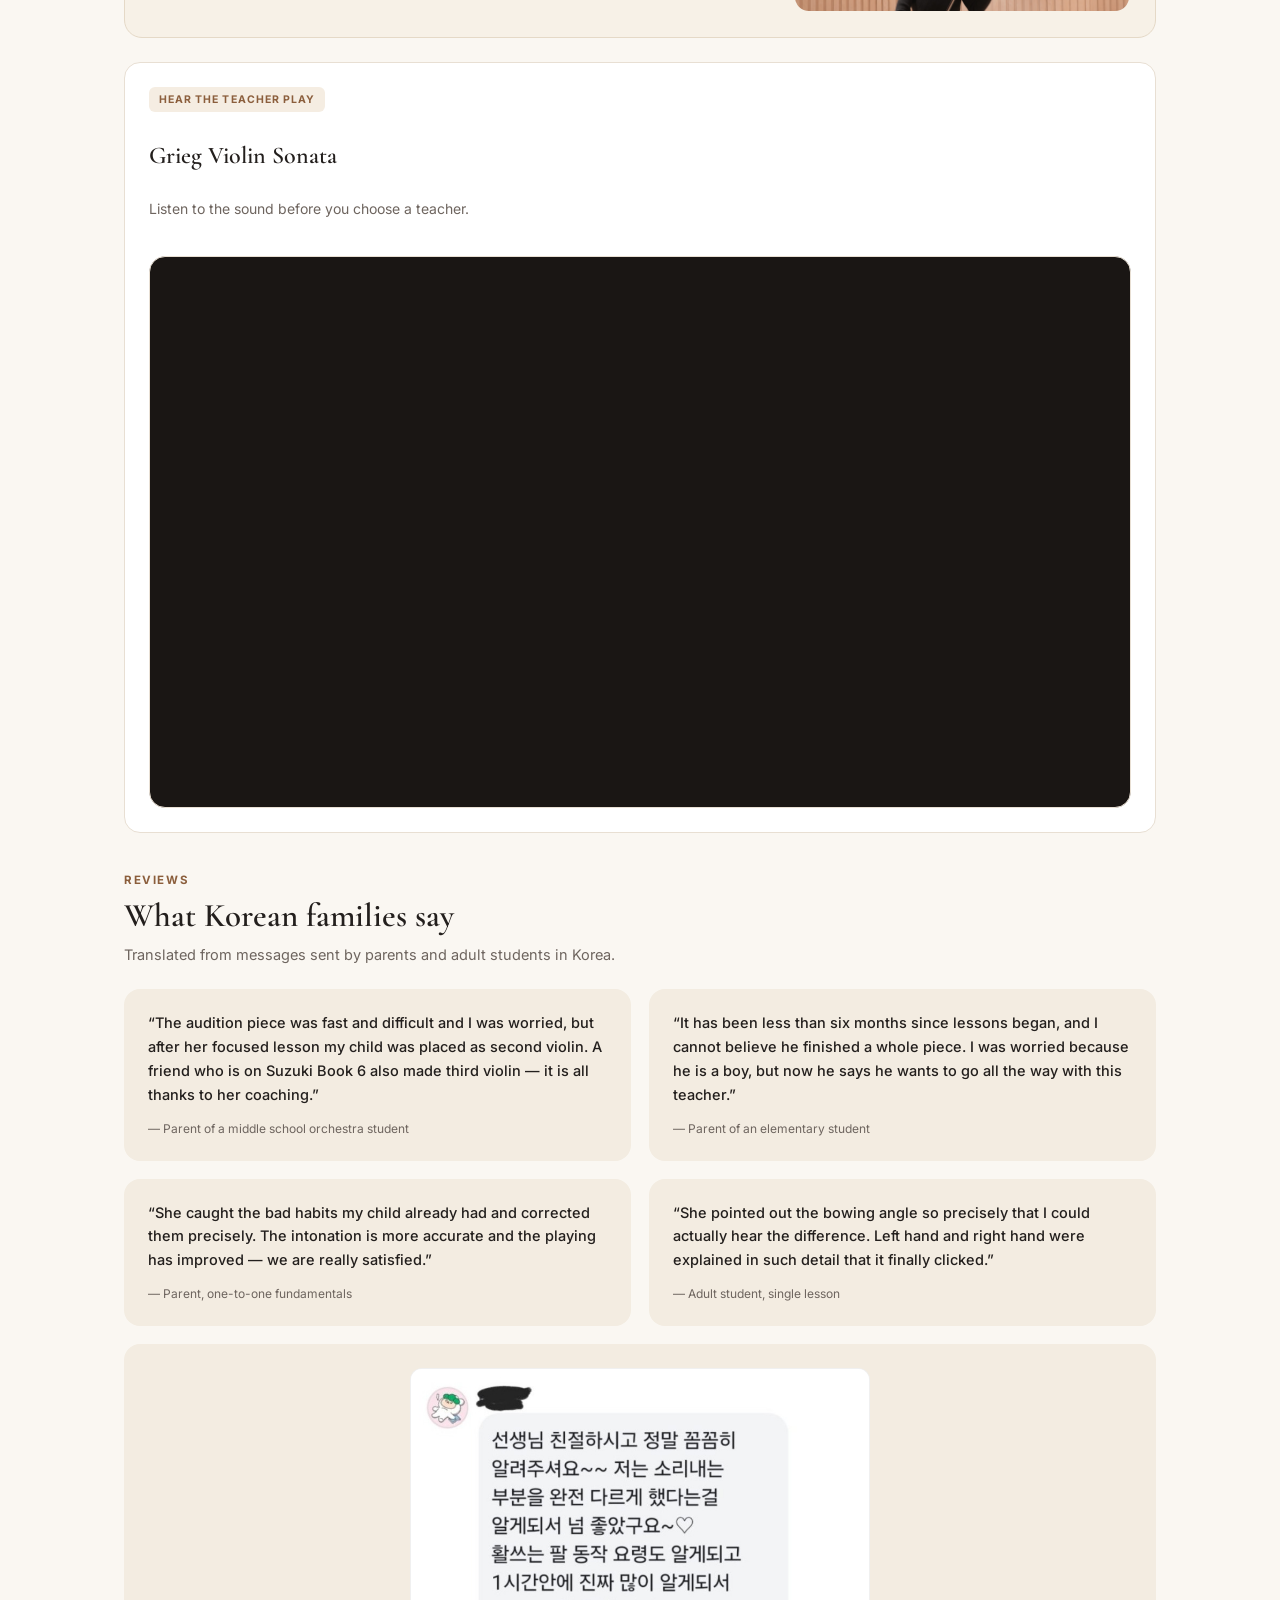
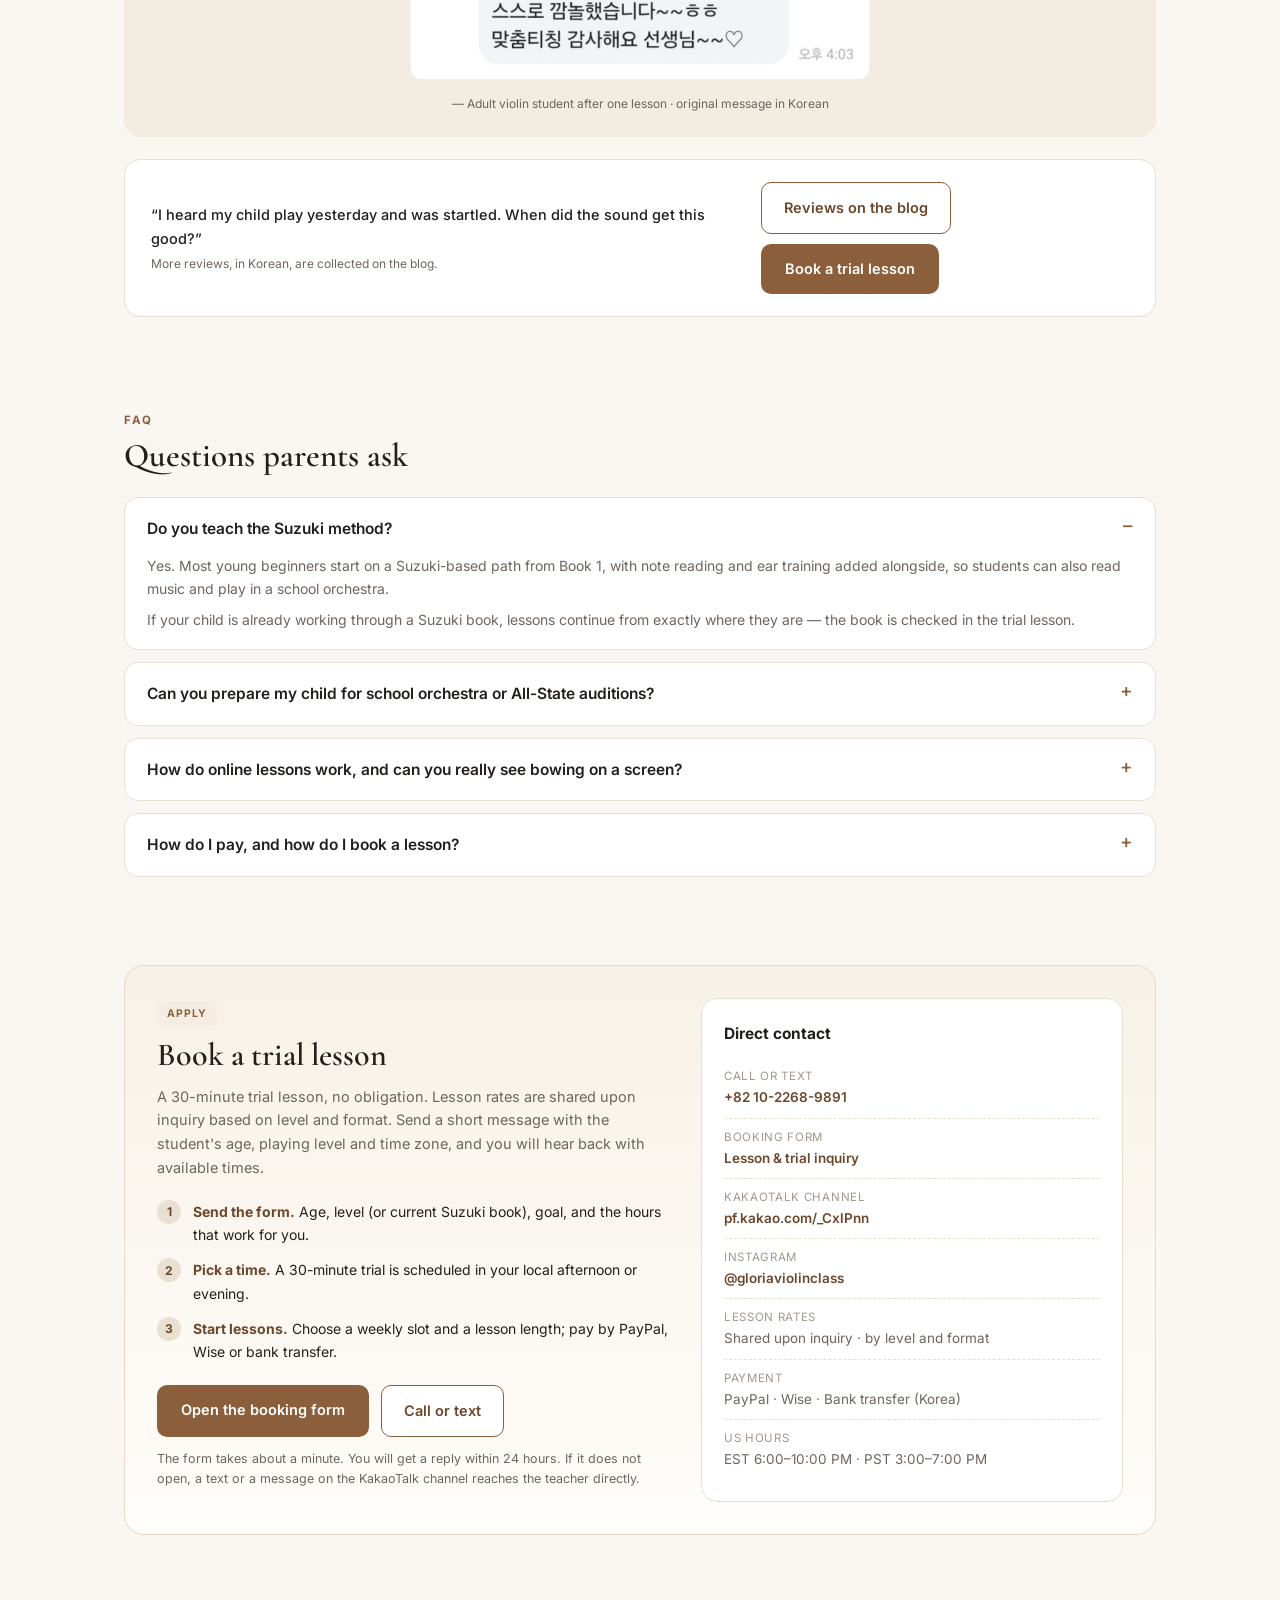
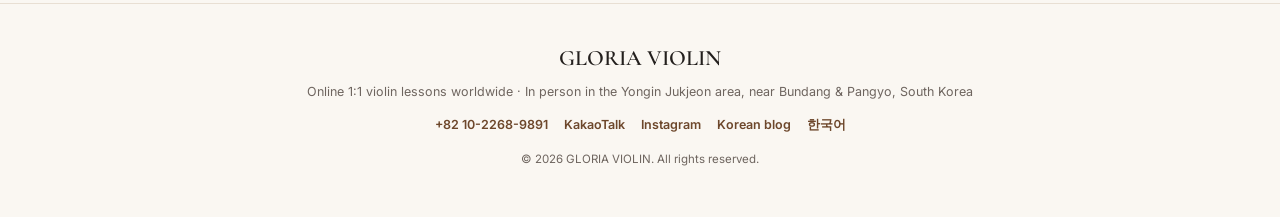
<file: en/index.html>
<!DOCTYPE html>
<html lang="en">
<head>
  <meta charset="UTF-8" />
  <!--
    GLORIA VIOLIN · English page (/en/)
    House rules for this page:
      · Never publish the teacher's legal name. Use "GLORIA" / "Violinist GLORIA" only.
      · Never use the word "studio" for the teaching space. In-person lessons are
        described as "Yongin Jukjeon area (near Jukjeon, Bundang & Pangyo), South Korea".
      · Booking buttons open the Google Form "GLORIA Violin — Lesson & Trial Inquiry"
        (formId 1Q8xFuj5d9ET5ZbLbQnL_seNuCE_p3fU5LIihnXhi26o). To point them at a
        different form, replace every href containing docs.google.com/forms/d/e/.
  -->
  <!-- Google tag (gtag.js) · GA4 -->
  <script async src="https://www.googletagmanager.com/gtag/js?id=G-VLVJEWR7X3"></script>
  <script>
    window.dataLayer = window.dataLayer || [];
    function gtag(){dataLayer.push(arguments);}
    gtag('js', new Date());
    gtag('config', 'G-VLVJEWR7X3');
  </script>
  <meta name="viewport" content="width=device-width, initial-scale=1.0" />
  <title>Online Violin Lessons for Kids &amp; Adults | GLORIA VIOLIN — Suzuki &amp; All-State Prep</title>
  <meta name="description" content="1:1 online violin lessons for kids and adults with a Korean conservatory-trained violinist. Suzuki-based beginners, school orchestra &amp; All-State audition prep. US after-school hours (EST 6–10 PM / PST 3–7 PM). In-person English violin lessons near Jukjeon, Yongin, Bundang &amp; Pangyo, South Korea. Lesson rates are shared upon inquiry based on level and format." />
  <meta name="keywords" content="online violin lessons for kids, online violin lessons for adults, Suzuki violin teacher online, Korean conservatory trained violinist, Yongin Jukjeon Bundang English violin lessons, violin lessons near me Korea, All-State violin audition coaching, Zoom violin teacher" />
  <link rel="canonical" href="https://glorialee9112-design.github.io/en/" />
  <link rel="alternate" hreflang="en" href="https://glorialee9112-design.github.io/en/" />
  <link rel="alternate" hreflang="ko" href="https://glorialee9112-design.github.io/" />
  <link rel="alternate" hreflang="x-default" href="https://glorialee9112-design.github.io/" />
  <meta name="naver-site-verification" content="98d70bb8b84e6bf92e8efe2d867b717b4aa25853" />
  <meta property="og:type" content="website" />
  <meta property="og:site_name" content="GLORIA VIOLIN" />
  <meta property="og:url" content="https://glorialee9112-design.github.io/en/" />
  <meta property="og:locale" content="en_US" />
  <meta property="og:locale:alternate" content="ko_KR" />
  <meta property="og:title" content="Online Violin Lessons for Kids &amp; Adults | GLORIA VIOLIN" />
  <meta property="og:description" content="Live 1:1 violin lessons on Zoom with a Korean conservatory-trained violinist. Suzuki beginners, school orchestra &amp; All-State prep. US after-school hours available." />
  <meta property="og:image" content="https://glorialee9112-design.github.io/assets/profile_concert.jpg" />
  <meta property="og:image:alt" content="Violinist GLORIA performing on stage" />
  <meta name="twitter:card" content="summary_large_image" />
  <meta name="twitter:title" content="Online Violin Lessons for Kids &amp; Adults | GLORIA VIOLIN" />
  <meta name="twitter:description" content="1:1 online violin lessons from a Korean conservatory-trained violinist. US after-school hours available." />
  <meta name="twitter:image" content="https://glorialee9112-design.github.io/assets/profile_concert.jpg" />
  <link rel="preconnect" href="https://fonts.googleapis.com">
  <link rel="preconnect" href="https://fonts.gstatic.com" crossorigin>
  <link href="https://fonts.googleapis.com/css2?family=Cormorant+Garamond:wght@400;500;600;700&family=Inter:wght@400;500;600;700&display=swap" rel="stylesheet">
  <style>
    :root {
      --bg: #FAF7F2;
      --card: #FFFFFF;
      --ink: #231F1D;
      --muted: #6E655F;
      --accent: #8B5E3C;
      --accent-dark: #6D472B;
      --line: #E8DFD3;
    }
    * { box-sizing: border-box; margin: 0; padding: 0; }
    body {
      font-family: 'Inter', -apple-system, BlinkMacSystemFont, 'Segoe UI', sans-serif;
      background: var(--bg);
      color: var(--ink);
      line-height: 1.65;
      -webkit-font-smoothing: antialiased;
    }
    .serif { font-family: 'Cormorant Garamond', Georgia, 'Times New Roman', serif; font-weight: 600; }
    a { color: inherit; }

    header {
      background: rgba(250, 247, 242, 0.94);
      border-bottom: 1px solid var(--line);
      padding: 16px 24px;
      position: sticky; top: 0; z-index: 10;
    }
    .nav {
      max-width: 1080px; margin: 0 auto;
      display: flex; justify-content: space-between; align-items: center;
    }
    .logo { display: flex; align-items: center; gap: 10px; font-size: 18px; font-weight: 700; letter-spacing: 0.06em; color: var(--accent-dark); text-decoration: none; }
    .logo img { width: 38px; height: 38px; border-radius: 50%; object-fit: cover; border: 1px solid var(--line); }
    .nav-menu { display: flex; align-items: center; gap: 20px; }
    .nav-links { display: flex; gap: 22px; font-size: 13.5px; font-weight: 500; color: var(--muted); }
    .nav-links a { text-decoration: none; color: inherit; white-space: nowrap; }
    .nav-cta {
      text-decoration: none; white-space: nowrap; font-size: 13px; font-weight: 600;
      color: #fff; background: var(--accent); padding: 9px 16px; border-radius: 999px;
    }
    .nav-links a:hover, .nav-cta:hover { color: var(--accent-dark); }
    .nav-cta:hover { color: #fff; background: var(--accent-dark); }
    .lang-switch {
      display: inline-flex; align-items: center; gap: 7px;
      font-size: 12.5px; font-weight: 700; letter-spacing: 0.08em;
      color: #B3A798; border-left: 1px solid var(--line); padding-left: 16px;
    }
    .lang-switch a { text-decoration: none; color: var(--muted); font-weight: 600; }
    .lang-switch a:hover { color: var(--accent-dark); }
    .lang-switch .on { color: var(--accent-dark); }
    .lang-switch .divider { color: #D2C7B9; font-weight: 400; letter-spacing: 0; }

    .hero {
      max-width: 1080px; margin: 0 auto; padding: 56px 24px 40px;
      display: grid; grid-template-columns: 1.15fr 0.85fr; gap: 40px; align-items: center;
    }
    .badge {
      display: inline-block; padding: 5px 12px; border-radius: 999px;
      background: #EFE6D8; color: var(--accent-dark); font-size: 11.5px; font-weight: 600;
      letter-spacing: 0.04em; margin-bottom: 16px;
    }
    h1 {
      font-family: 'Cormorant Garamond', Georgia, serif; font-weight: 600;
      font-size: 48px; line-height: 1.14; letter-spacing: -0.005em; margin-bottom: 18px; color: var(--ink);
    }
    .hero p { color: var(--muted); font-size: 15.5px; margin-bottom: 24px; max-width: 34em; }
    .cta-row { display: flex; gap: 12px; flex-wrap: wrap; }
    .btn-primary {
      background: var(--accent); color: #fff; padding: 13px 24px; border-radius: 10px;
      text-decoration: none; font-weight: 600; font-size: 14.5px; border: none; cursor: pointer;
      display: inline-block;
    }
    .btn-primary:hover { background: var(--accent-dark); }
    .btn-outline {
      border: 1px solid var(--accent); color: var(--accent-dark); padding: 13px 22px; border-radius: 10px;
      text-decoration: none; font-weight: 600; font-size: 14.5px; background: #fff; display: inline-block;
    }
    .hero-note { margin-top: 14px; font-size: 12.5px; color: var(--muted); letter-spacing: 0.01em; }
    .profile-card {
      background: var(--card); border: 1px solid var(--line); border-radius: 18px;
      padding: 24px; box-shadow: 0 12px 30px rgba(35, 31, 29, 0.05);
    }
    .profile-top { display: flex; align-items: center; gap: 16px; margin-bottom: 14px; }
    .profile-photo { width: 82px; height: 98px; border-radius: 14px; object-fit: cover; object-position: top; border: 1px solid var(--line); }
    .profile-card h3 { font-family: 'Cormorant Garamond', Georgia, serif; font-size: 24px; margin-bottom: 2px; color: var(--accent-dark); letter-spacing: 0.02em; }
    .profile-list { list-style: none; font-size: 13.5px; color: var(--muted); }
    .profile-list li { padding: 6px 0; border-bottom: 1px dashed var(--line); }
    .profile-list li:last-child { border-bottom: none; }

    .tz-strip { max-width: 1080px; margin: 0 auto; padding: 0 24px; }
    .tz-inner {
      background: #2B2421; border-radius: 18px; padding: 22px 26px; color: #F3ECE1;
      display: grid; grid-template-columns: 1.1fr 1fr 1fr 1fr; gap: 20px; align-items: center;
    }
    .tz-inner h4 { font-family: 'Cormorant Garamond', Georgia, serif; font-size: 21px; font-weight: 600; line-height: 1.3; }
    .tz-inner h4 span { display: block; font-family: 'Inter', sans-serif; font-size: 11.5px; font-weight: 500; letter-spacing: 0.12em; color: #BCAB99; margin-bottom: 6px; }
    .tz-cell { font-size: 12px; letter-spacing: 0.02em; color: #BCAB99; }
    .tz-cell strong { display: block; font-size: 15.5px; font-weight: 600; color: #F7F1E7; letter-spacing: 0; margin-bottom: 2px; }

    section { max-width: 1080px; margin: 0 auto; padding: 44px 24px; }
    section[id] { scroll-margin-top: 88px; }
    .sec-head { margin-bottom: 22px; }
    .sec-head span { font-size: 11.5px; font-weight: 700; color: var(--accent); letter-spacing: 0.14em; }
    .sec-head h2 { font-family: 'Cormorant Garamond', Georgia, serif; font-size: 33px; font-weight: 600; margin-top: 4px; line-height: 1.2; }
    .sec-sub { margin-top: 8px; color: var(--muted); font-size: 14.5px; max-width: 46em; }

    .grid-3 { display: grid; grid-template-columns: repeat(3, 1fr); gap: 20px; }
    .grid-2 { display: grid; grid-template-columns: repeat(2, 1fr); gap: 20px; }
    .video-grid { display: grid; grid-template-columns: repeat(4, 1fr); gap: 16px; }
    .video-card { background: var(--card); border: 1px solid var(--line); border-radius: 14px; overflow: hidden; }
    .video-card video { width: 100%; aspect-ratio: 9 / 16; object-fit: cover; display: block; background: #1a1614; }
    .video-cap { padding: 10px 12px; font-size: 12.5px; font-weight: 500; color: var(--ink); line-height: 1.45; }

    .card {
      background: var(--card); border: 1px solid var(--line); border-radius: 16px;
      padding: 24px; display: flex; flex-direction: column; justify-content: space-between; gap: 18px;
    }
    .card-tag {
      display: inline-block; font-size: 10.5px; font-weight: 700; letter-spacing: 0.1em; color: var(--accent);
      background: #F5EDE2; padding: 4px 10px; border-radius: 6px; margin-bottom: 10px; align-self: flex-start;
    }
    .card h3 { font-size: 18px; margin-bottom: 8px; line-height: 1.35; }
    .card p { font-size: 14px; color: var(--muted); }
    .card p + p { margin-top: 8px; }
    .price-row { display: flex; justify-content: space-between; align-items: center; gap: 12px; padding-top: 14px; border-top: 1px solid var(--line); }
    .price { font-size: 15px; font-weight: 700; color: var(--accent-dark); }
    .buy-btn {
      font-size: 12.5px; font-weight: 600; color: #fff; background: var(--ink);
      padding: 8px 14px; border-radius: 8px; text-decoration: none;
      white-space: nowrap; flex: 0 0 auto;
    }
    .buy-btn:hover { background: var(--accent-dark); }

    .rate-row { display: flex; justify-content: space-between; align-items: baseline; gap: 14px; padding: 11px 0; border-bottom: 1px dashed var(--line); font-size: 14px; color: var(--ink); }
    .rate-row:last-of-type { border-bottom: none; }
    .rate-row small { display: block; font-size: 12px; color: var(--muted); }
    .rate-price { font-family: 'Inter', sans-serif; font-size: 19px; font-weight: 700; letter-spacing: -0.01em; color: var(--accent-dark); white-space: nowrap; }
    .fine { font-size: 12.5px; color: var(--muted); margin-top: 4px; }
    .note-box {
      margin-top: 18px; background: #F7F1E7; border: 1px solid #E5D9C7; border-radius: 14px;
      padding: 16px 20px; font-size: 13.5px; color: var(--muted);
    }
    .note-box strong { color: var(--accent-dark); }

    .gallery-grid { display: grid; grid-template-columns: 1fr 1fr; gap: 18px; margin-top: 22px; }
    .gallery-card { background: var(--card); border: 1px solid var(--line); border-radius: 16px; overflow: hidden; }
    .gallery-card img { width: 100%; height: 240px; object-fit: cover; display: block; }
    .gallery-cap { padding: 14px 18px; font-size: 13.5px; color: var(--muted); }

    .stage-banner {
      background: #F7F1E7; border: 1px solid #E5D9C7; border-radius: 18px;
      padding: 26px; display: grid; grid-template-columns: 1.3fr 0.7fr; gap: 24px; align-items: center; margin-bottom: 24px;
    }
    .stage-banner img { width: 100%; height: 220px; object-fit: cover; object-position: center 20%; border-radius: 14px; }
    .yt-wrap {
      position: relative; width: 100%; aspect-ratio: 16 / 9; border-radius: 16px; overflow: hidden;
      border: 1px solid var(--line); background: #1a1614; margin-top: 18px;
    }
    .yt-wrap iframe { position: absolute; inset: 0; width: 100%; height: 100%; border: 0; }

    .review-grid { display: grid; grid-template-columns: repeat(2, 1fr); gap: 18px; }
    .review-card {
      background: #F3ECE1; border-radius: 16px; padding: 22px 24px;
      display: flex; flex-direction: column; justify-content: space-between;
    }
    .review-quote { font-size: 14.5px; font-weight: 500; color: var(--ink); line-height: 1.65; }
    .review-meta { font-size: 12px; color: var(--muted); margin-top: 12px; }
    .review-photo-card {
      display: flex; flex-direction: column; align-items: center; text-align: center;
      gap: 14px; padding: 24px 20px;
    }
    .review-photo-card img {
      display: block; width: 100%; height: auto; max-width: 460px;
      border-radius: 12px; border: 1px solid rgba(0, 0, 0, 0.06); background: #fff;
    }
    .review-photo-card .review-meta { margin-top: 0; }
    .review-cta {
      margin-top: 22px; background: var(--card); border: 1px solid var(--line); border-radius: 16px;
      padding: 22px 26px; display: flex; justify-content: space-between; align-items: center; gap: 18px;
    }

    .faq-list { display: grid; gap: 12px; }
    .faq-item { background: var(--card); border: 1px solid var(--line); border-radius: 14px; padding: 18px 22px; }
    .faq-item summary {
      font-size: 15.5px; font-weight: 600; cursor: pointer; list-style: none;
      display: flex; justify-content: space-between; align-items: flex-start; gap: 14px;
    }
    .faq-item summary::-webkit-details-marker { display: none; }
    .faq-item summary::after { content: "+"; color: var(--accent); font-size: 19px; line-height: 1; font-weight: 500; }
    .faq-item[open] summary::after { content: "\2013"; }
    .faq-item p { margin-top: 12px; font-size: 14px; color: var(--muted); }
    .faq-item p + p { margin-top: 8px; }

    .apply-card {
      background: linear-gradient(180deg, #F7F1E7 0%, #FFFDFA 100%);
      border: 1px solid #E5D9C7; border-radius: 20px; padding: 32px;
    }
    .apply-grid { display: grid; grid-template-columns: 1.1fr 0.9fr; gap: 28px; align-items: start; }
    .apply-card h2 { font-family: 'Cormorant Garamond', Georgia, serif; font-size: 32px; font-weight: 600; line-height: 1.2; margin-bottom: 10px; }
    .apply-card .lede { color: var(--muted); font-size: 14.5px; margin-bottom: 20px; }
    .steps { list-style: none; display: grid; gap: 12px; margin-bottom: 22px; }
    .steps li { font-size: 14px; color: var(--ink); display: grid; grid-template-columns: 26px 1fr; gap: 10px; align-items: start; }
    .steps b { color: var(--accent-dark); }
    .steps .num {
      width: 24px; height: 24px; border-radius: 50%; background: #EAE0D1; color: var(--accent-dark);
      font-size: 12px; font-weight: 700; display: inline-flex; align-items: center; justify-content: center;
    }
    .apply-side { background: #fff; border: 1px solid var(--line); border-radius: 16px; padding: 22px; }
    .apply-side h3 { font-size: 15.5px; margin-bottom: 12px; }
    .contact-line { font-size: 13.5px; color: var(--muted); padding: 9px 0; border-bottom: 1px dashed var(--line); }
    .contact-line:last-child { border-bottom: none; }
    .contact-line a { color: var(--accent-dark); font-weight: 600; text-decoration: none; }
    .contact-line span { display: block; font-size: 11.5px; letter-spacing: 0.06em; color: #A2988D; text-transform: uppercase; }

    footer {
      text-align: center; padding: 36px 24px 48px; color: var(--muted); font-size: 12.5px;
      border-top: 1px solid var(--line); margin-top: 24px;
    }
    footer a { color: var(--accent-dark); font-weight: 600; text-decoration: none; }
    .foot-links { display: flex; gap: 16px; justify-content: center; flex-wrap: wrap; margin: 12px 0 14px; }

    @media (max-width: 900px) {
      .hero, .grid-3, .grid-2, .gallery-grid, .stage-banner, .review-grid, .apply-grid { grid-template-columns: 1fr; }
      .video-grid { grid-template-columns: repeat(2, 1fr); }
      h1 { font-size: 36px; }
      .tz-inner { grid-template-columns: 1fr 1fr; }
      .review-cta { flex-direction: column; align-items: flex-start; }
      .stage-banner img { height: 260px; }
    }
    @media (max-width: 720px) {
      header { padding: 10px 14px; background: var(--bg); }
      .nav {
        display: grid; grid-template-columns: minmax(0, 1fr) auto auto;
        align-items: center; gap: 8px 10px;
      }
      .nav-menu { display: contents; }
      .logo { grid-column: 1; grid-row: 1; gap: 8px; font-size: 14.5px; letter-spacing: 0.04em; min-width: 0; }
      .logo img { width: 30px; height: 30px; flex: 0 0 auto; }
      .logo span { overflow: hidden; text-overflow: ellipsis; white-space: nowrap; }
      .lang-switch {
        grid-column: 2; grid-row: 1; justify-self: end;
        border-left: none; padding-left: 0; font-size: 11.5px; gap: 5px;
      }
      .nav-cta {
        grid-column: 3; grid-row: 1; justify-self: end;
        font-size: 12px; padding: 7px 12px;
      }
      .nav-links {
        grid-column: 1 / -1; grid-row: 2;
        width: 100%; justify-content: space-between; flex-wrap: nowrap;
        gap: 4px; font-size: 12.5px; letter-spacing: -0.01em;
        padding-top: 8px; border-top: 1px solid var(--line);
      }
      .nav-links a { padding: 3px 0; }
      section[id] { scroll-margin-top: 108px; }
      .hero { padding-top: 36px; }
      h1 { font-size: 32px; }
      .tz-inner { padding: 20px; gap: 14px; }
      .apply-card { padding: 24px 20px; }
      .apply-card h2 { font-size: 27px; }
      .sec-head h2 { font-size: 28px; }
    }
    @media (max-width: 360px) {
      .nav-links { font-size: 11.5px; gap: 2px; }
      .logo { font-size: 13.5px; }
    }
  </style>
  <script type="application/ld+json">
  {
    "@context": "https://schema.org",
    "@graph": [
      {
        "@type": ["MusicSchool", "EducationalOrganization"],
        "@id": "https://glorialee9112-design.github.io/en/#school",
        "name": "GLORIA VIOLIN",
        "alternateName": "글로리아 바이올린",
        "url": "https://glorialee9112-design.github.io/en/",
        "logo": "https://glorialee9112-design.github.io/assets/logo.jpg",
        "image": "https://glorialee9112-design.github.io/assets/profile_concert.jpg",
        "description": "1:1 online violin lessons for kids and adults, taught on Zoom by a Korean conservatory-trained violinist. Suzuki-based beginners, school orchestra and All-State audition preparation. In-person English violin lessons in the Yongin Jukjeon area, near Bundang and Pangyo, South Korea.",
        "founder": { "@id": "https://glorialee9112-design.github.io/en/#gloria" },
        "employee": { "@id": "https://glorialee9112-design.github.io/en/#gloria" },
        "currenciesAccepted": "USD, KRW",
        "paymentAccepted": "PayPal, Wise, Bank transfer",
        "address": {
          "@type": "PostalAddress",
          "addressLocality": "Yongin",
          "addressRegion": "Gyeonggi-do",
          "addressCountry": "KR"
        },
        "areaServed": [
          { "@type": "Country", "name": "United States" },
          { "@type": "Country", "name": "South Korea" },
          { "@type": "Place", "name": "Worldwide online" }
        ],
        "sameAs": [
          "https://www.instagram.com/gloriaviolinclass",
          "https://blog.naver.com/gloriaviolin"
        ]
      },
      {
        "@type": "Person",
        "@id": "https://glorialee9112-design.github.io/en/#gloria",
        "name": "Violinist GLORIA",
        "jobTitle": "Violinist and Violin Teacher",
        "description": "Korean conservatory-trained violinist teaching 1:1 violin lessons online and in the Yongin Jukjeon area of South Korea.",
        "image": "https://glorialee9112-design.github.io/assets/profile_studio.jpg",
        "knowsLanguage": ["en", "ko"],
        "alumniOf": [
          { "@type": "EducationalOrganization", "name": "Seoul Arts High School" },
          { "@type": "CollegeOrUniversity", "name": "Ewha Womans University" }
        ],
        "hasCredential": {
          "@type": "EducationalOccupationalCredential",
          "credentialCategory": "Certified Music Teacher (Korea)"
        },
        "worksFor": { "@id": "https://glorialee9112-design.github.io/en/#school" }
      },
      {
        "@type": "FAQPage",
        "@id": "https://glorialee9112-design.github.io/en/#faq",
        "mainEntity": [
          {
            "@type": "Question",
            "name": "Do you teach the Suzuki method?",
            "acceptedAnswer": {
              "@type": "Answer",
              "text": "Yes. Most young beginners start on a Suzuki-based path from Book 1, with note reading and ear training added alongside, so students can also read music and play in a school orchestra. If your child is already working through a Suzuki book, lessons continue from exactly where they are."
            }
          },
          {
            "@type": "Question",
            "name": "Can you prepare my child for school orchestra or All-State auditions?",
            "acceptedAnswer": {
              "@type": "Answer",
              "text": "Yes. Audition excerpts, scales, sight-reading and the tone and rhythm a school program expects are a regular part of lessons, and All-State audition coaching is available. Students have been placed in middle school orchestra sections after focused audition preparation."
            }
          },
          {
            "@type": "Question",
            "name": "How do online violin lessons work, and can you really see bowing on a screen?",
            "acceptedAnswer": {
              "@type": "Answer",
              "text": "Lessons run on Zoom. A phone or laptop on a stand, roughly chest height, with enough room to draw the bow, is enough; the camera angle is checked at the start of the first lesson so bowing and left-hand position are visible. Headphones help the student hear tone clearly. A stable connection matters far more than an expensive camera or microphone."
            }
          },
          {
            "@type": "Question",
            "name": "How do I pay, and how do I book a lesson?",
            "acceptedAnswer": {
              "@type": "Answer",
              "text": "International students pay by PayPal or Wise; families in Korea can pay by bank transfer. Start with a 30-minute trial lesson, then choose a weekly slot. Lesson rates are shared upon inquiry based on level and format. US after-school hours (EST 6:00-10:00 PM, PST 3:00-7:00 PM) are kept open for students in the United States."
            }
          }
        ]
      }
    ]
  }
  </script>
</head>
<body>
  <header>
    <div class="nav">
      <a class="logo serif" href="./"><img src="../assets/logo.jpg" alt="GLORIA VIOLIN logo"><span>GLORIA VIOLIN</span></a>
      <div class="nav-menu">
        <div class="nav-links">
          <a href="#lessons">Lessons</a>
          <a href="#videos">Videos</a>
          <a href="#faq">FAQ</a>
        </div>
        <span class="lang-switch" aria-label="Language switch">
          <a href="../" hreflang="ko" lang="ko">KR</a>
          <span class="divider">|</span>
          <span class="on" aria-current="page">EN</span>
        </span>
        <a class="nav-cta" href="https://docs.google.com/forms/d/e/1FAIpQLSd8Ftf10QCy8C3a7CUICKnEYFD45c1J5AsaFjf_S6nwwfl2Dw/viewform" target="_blank" rel="noopener">Book a trial</a>
      </div>
    </div>
  </header>

  <div class="hero">
    <div>
      <div class="badge">Live 1:1 on Zoom · US after-school hours</div>
      <h1>1:1 Violin Lessons That Build a Foundation</h1>
      <p>Online violin lessons for kids and adults, taught by a Korean conservatory-trained violinist. From a four-year-old's first bow hold to school orchestra and All-State auditions — in English or Korean, from wherever you are.</p>
      <div class="cta-row">
        <a href="https://docs.google.com/forms/d/e/1FAIpQLSd8Ftf10QCy8C3a7CUICKnEYFD45c1J5AsaFjf_S6nwwfl2Dw/viewform" target="_blank" rel="noopener" class="btn-primary">Book a trial lesson</a>
        <a href="#videos" class="btn-outline">See lesson videos</a>
      </div>
      <p class="hero-note">EST 6:00–10:00 PM · PST 3:00–7:00 PM · Seoul 8:00 AM–12:00 PM</p>
      <p class="hero-note" style="margin-top:4px;"><a href="#apply" style="color:var(--accent-dark); font-weight:600;">How booking works →</a></p>
    </div>
    <div class="profile-card">
      <div class="profile-top">
        <img class="profile-photo" src="../assets/profile_studio.jpg" alt="Violinist GLORIA">
        <div>
          <h3>Violinist GLORIA</h3>
          <span style="font-size:11.5px; color:var(--muted); letter-spacing:0.02em;">Korean conservatory-trained · 10+ years teaching</span>
        </div>
      </div>
      <ul class="profile-list">
        <li>· Seoul Arts High School</li>
        <li>· B.M. in Violin, Ewha Womans University (Entrance Scholarship)</li>
        <li>· Certified Music Teacher (Korea)</li>
        <li>· Former Instructor at FPD (Jamsil) &amp; Fayston International School</li>
        <li>· Lessons taught in English or Korean</li>
      </ul>
    </div>
  </div>

  <div class="tz-strip">
    <div class="tz-inner">
      <h4><span>BUILT AROUND YOUR SCHOOL DAY</span>US after-school hours available</h4>
      <div class="tz-cell"><strong>EST 6:00–10:00 PM</strong>US East Coast</div>
      <div class="tz-cell"><strong>PST 3:00–7:00 PM</strong>US West Coast</div>
      <div class="tz-cell"><strong>Seoul 8:00 AM–12:00 PM</strong>next day in Korea</div>
    </div>
  </div>

  <section id="lessons">
    <div class="sec-head">
      <span>LESSONS</span>
      <h2>Three ways to study with GLORIA</h2>
      <p class="sec-sub">Every lesson is one student and one teacher. Ages 4 to adult, complete beginner to returning player, in English or Korean.</p>
    </div>
    <div class="grid-3">
      <div class="card">
        <div>
          <span class="card-tag">ONLINE 1:1</span>
          <h3>Live Zoom lessons, anywhere</h3>
          <p>Weekly one-to-one lessons from first bow hold to repertoire. Bowing, left-hand position, intonation and tone are corrected in real time, with the camera set up so the whole instrument is visible.</p>
          <p>Best for families outside Korea, and for students who want a consistent weekly teacher.</p>
        </div>
        <div class="price-row">
          <span class="price">40 / 50 / 60 min</span>
          <a href="https://docs.google.com/forms/d/e/1FAIpQLSd8Ftf10QCy8C3a7CUICKnEYFD45c1J5AsaFjf_S6nwwfl2Dw/viewform" target="_blank" rel="noopener" class="buy-btn">Book a trial</a>
        </div>
      </div>
      <div class="card">
        <div>
          <span class="card-tag">IN PERSON · KOREA</span>
          <h3>Yongin Jukjeon area</h3>
          <p>In-person English violin lessons in the Yongin Jukjeon area, near Jukjeon, Bundang and Pangyo, South Korea — for families living in Korea who want hands-on correction.</p>
          <p>Same curriculum and the same teacher as online lessons, with the instrument in the room.</p>
        </div>
        <div class="price-row">
          <span class="price">Same as online</span>
          <a href="https://docs.google.com/forms/d/e/1FAIpQLSd8Ftf10QCy8C3a7CUICKnEYFD45c1J5AsaFjf_S6nwwfl2Dw/viewform" target="_blank" rel="noopener" class="buy-btn">Ask about times</a>
        </div>
      </div>
      <div class="card">
        <div>
          <span class="card-tag">ONE-TIME</span>
          <h3>Single tune-up lesson</h3>
          <p>One focused session on the thing that has been stuck for months: the bow arm, string crossings, shifting, vibrato, a difficult passage, or an audition piece.</p>
          <p>Useful before an audition or a competition, or when a student just needs a second pair of ears.</p>
        </div>
        <div class="price-row">
          <span class="price">Single session</span>
          <a href="https://docs.google.com/forms/d/e/1FAIpQLSd8Ftf10QCy8C3a7CUICKnEYFD45c1J5AsaFjf_S6nwwfl2Dw/viewform" target="_blank" rel="noopener" class="buy-btn">Book one</a>
        </div>
      </div>
    </div>
    <div class="gallery-grid">
      <div class="gallery-card">
        <img src="../assets/lesson_scene.jpg" alt="One-to-one violin lesson in the Yongin Jukjeon area">
        <div class="gallery-cap">In-person lessons near Jukjeon — reading, bowing and posture checked one at a time.</div>
      </div>
      <div class="gallery-card">
        <img src="../assets/online_lesson.jpg" alt="Live online violin lesson on Zoom">
        <div class="gallery-cap">A live Zoom lesson with a student abroad — the same correction, on a screen.</div>
      </div>
    </div>
  </section>

  <section id="videos">
    <div class="sec-head">
      <span>LESSON FOOTAGE</span>
      <h2>See how a lesson actually goes</h2>
      <p class="sec-sub">Short clips from real lessons — young beginners, posture work, and a single tune-up session.</p>
    </div>
    <div class="video-grid">
      <div class="video-card">
        <video controls poster="../assets/videos/v1.jpg" preload="metadata"><source src="../assets/videos/v1.mp4" type="video/mp4"></video>
        <div class="video-cap">A first violin lesson at age four</div>
      </div>
      <div class="video-card">
        <video controls poster="../assets/videos/v2.jpg" preload="metadata"><source src="../assets/videos/v2.mp4" type="video/mp4"></video>
        <div class="video-cap">A note-reading game children enjoy</div>
      </div>
      <div class="video-card">
        <video controls poster="../assets/videos/v3.jpg" preload="metadata"><source src="../assets/videos/v3.mp4" type="video/mp4"></video>
        <div class="video-cap">Posture changes when correction gets specific</div>
      </div>
      <div class="video-card">
        <video controls poster="../assets/videos/v4.jpg" preload="metadata"><source src="../assets/videos/v4.mp4" type="video/mp4"></video>
        <div class="video-cap">One month of progress after lessons began</div>
      </div>
      <div class="video-card">
        <video controls poster="../assets/videos/v5.jpg" preload="metadata"><source src="../assets/videos/v5.mp4" type="video/mp4"></video>
        <div class="video-cap">An ensemble piece finished in two weeks</div>
      </div>
      <div class="video-card">
        <video controls poster="../assets/videos/v6.jpg" preload="metadata"><source src="../assets/videos/v6.mp4" type="video/mp4"></video>
        <div class="video-cap">Five months of rebuilding the basics</div>
      </div>
      <div class="video-card">
        <video controls poster="../assets/videos/v7.jpg" preload="metadata"><source src="../assets/videos/v7.mp4" type="video/mp4"></video>
        <div class="video-cap">The sound that changes from posture alone</div>
      </div>
      <div class="video-card">
        <video controls poster="../assets/videos/v8.jpg" preload="metadata"><source src="../assets/videos/v8.mp4" type="video/mp4"></video>
        <div class="video-cap">A single bowing tune-up session</div>
      </div>
    </div>
  </section>

  <section>
    <div class="stage-banner">
      <div>
        <span class="card-tag">GLORIA STAGE · PERFORMANCE</span>
        <h3 class="serif" style="font-size:26px; margin-bottom:10px;">Children's concerts &amp; ensemble projects</h3>
        <p style="color:var(--muted); font-size:14.5px;">Lessons should not stay inside the practice room. Students prepare and perform on a small stage, and learn what playing with other people feels like.</p>
      </div>
      <img src="../assets/concert_hall.jpg" alt="Violinist GLORIA performing on stage">
    </div>
    <div class="card" style="margin-bottom:28px;">
      <span class="card-tag">HEAR THE TEACHER PLAY</span>
      <h3 class="serif" style="font-size:24px; margin-bottom:6px;">Grieg Violin Sonata</h3>
      <p style="margin-bottom:0;">Listen to the sound before you choose a teacher.</p>
      <div class="yt-wrap">
        <iframe src="https://www.youtube.com/embed/AK-uWB0u9fU" title="Violinist GLORIA performing Grieg Violin Sonata" allow="accelerometer; autoplay; clipboard-write; encrypted-media; gyroscope; picture-in-picture; web-share" allowfullscreen></iframe>
      </div>
    </div>
    <div class="sec-head" style="margin-top:32px;" id="reviews">
      <span>REVIEWS</span>
      <h2>What Korean families say</h2>
      <p class="sec-sub">Translated from messages sent by parents and adult students in Korea.</p>
    </div>
    <div class="review-grid">
      <div class="review-card">
        <div class="review-quote">“The audition piece was fast and difficult and I was worried, but after her focused lesson my child was placed as second violin. A friend who is on Suzuki Book 6 also made third violin — it is all thanks to her coaching.”</div>
        <div class="review-meta">— Parent of a middle school orchestra student</div>
      </div>
      <div class="review-card">
        <div class="review-quote">“It has been less than six months since lessons began, and I cannot believe he finished a whole piece. I was worried because he is a boy, but now he says he wants to go all the way with this teacher.”</div>
        <div class="review-meta">— Parent of an elementary student</div>
      </div>
      <div class="review-card">
        <div class="review-quote">“She caught the bad habits my child already had and corrected them precisely. The intonation is more accurate and the playing has improved — we are really satisfied.”</div>
        <div class="review-meta">— Parent, one-to-one fundamentals</div>
      </div>
      <div class="review-card">
        <div class="review-quote">“She pointed out the bowing angle so precisely that I could actually hear the difference. Left hand and right hand were explained in such detail that it finally clicked.”</div>
        <div class="review-meta">— Adult student, single lesson</div>
      </div>
      <div class="review-card review-photo-card" style="grid-column: 1 / -1;">
        <img src="../assets/review_adult_onepoint.jpg" alt="Message from an adult violin student after a single lesson (original in Korean)" width="855" height="578" loading="lazy">
        <div class="review-meta">— Adult violin student after one lesson · original message in Korean</div>
      </div>
    </div>
    <div class="review-cta">
      <div>
        <div class="review-quote">“I heard my child play yesterday and was startled. When did the sound get this good?”</div>
        <div class="review-meta" style="margin-top:4px;">More reviews, in Korean, are collected on the blog.</div>
      </div>
      <div style="display:flex; gap:10px; flex-wrap:wrap;">
        <a href="https://m.blog.naver.com/gloriaviolin/223828663467" target="_blank" rel="noopener" class="btn-outline" style="white-space:nowrap;">Reviews on the blog</a>
        <a href="https://docs.google.com/forms/d/e/1FAIpQLSd8Ftf10QCy8C3a7CUICKnEYFD45c1J5AsaFjf_S6nwwfl2Dw/viewform" target="_blank" rel="noopener" class="btn-primary" style="white-space:nowrap;">Book a trial lesson</a>
      </div>
    </div>
  </section>

  <section id="faq">
    <div class="sec-head">
      <span>FAQ</span>
      <h2>Questions parents ask</h2>
    </div>
    <div class="faq-list">
      <details class="faq-item" open>
        <summary>Do you teach the Suzuki method?</summary>
        <p>Yes. Most young beginners start on a Suzuki-based path from Book 1, with note reading and ear training added alongside, so students can also read music and play in a school orchestra.</p>
        <p>If your child is already working through a Suzuki book, lessons continue from exactly where they are — the book is checked in the trial lesson.</p>
      </details>
      <details class="faq-item">
        <summary>Can you prepare my child for school orchestra or All-State auditions?</summary>
        <p>Yes. Audition excerpts, scales, sight-reading and the tone and rhythm a school program expects are a regular part of lessons, and All-State audition coaching is available.</p>
        <p>Students have been placed in middle school orchestra sections after focused audition preparation.</p>
      </details>
      <details class="faq-item">
        <summary>How do online lessons work, and can you really see bowing on a screen?</summary>
        <p>Lessons run on Zoom. A phone or laptop on a stand, roughly chest height, with enough room to draw the bow, is enough. The camera angle is checked at the start of the first lesson so bowing and left-hand position are visible, and headphones help the student hear tone clearly.</p>
        <p>A stable connection matters far more than an expensive camera or microphone.</p>
      </details>
      <details class="faq-item">
        <summary>How do I pay, and how do I book a lesson?</summary>
        <p>International students pay by PayPal or Wise. Families in Korea can pay by bank transfer. Lesson rates are shared upon inquiry based on level and format.</p>
        <p>Start with a 30-minute trial lesson, then choose a weekly slot. US after-school hours (EST 6:00–10:00 PM, PST 3:00–7:00 PM) are kept open for students in the United States.</p>
      </details>
    </div>
  </section>

  <section id="apply">
    <div class="apply-card">
      <div class="apply-grid">
        <div>
          <span class="card-tag">APPLY</span>
          <h2>Book a trial lesson</h2>
          <p class="lede">A 30-minute trial lesson, no obligation. Lesson rates are shared upon inquiry based on level and format. Send a short message with the student's age, playing level and time zone, and you will hear back with available times.</p>
          <ol class="steps">
            <li><span class="num">1</span><span><b>Send the form.</b> Age, level (or current Suzuki book), goal, and the hours that work for you.</span></li>
            <li><span class="num">2</span><span><b>Pick a time.</b> A 30-minute trial is scheduled in your local afternoon or evening.</span></li>
            <li><span class="num">3</span><span><b>Start lessons.</b> Choose a weekly slot and a lesson length; pay by PayPal, Wise or bank transfer.</span></li>
          </ol>
          <div class="cta-row">
            <a href="https://docs.google.com/forms/d/e/1FAIpQLSd8Ftf10QCy8C3a7CUICKnEYFD45c1J5AsaFjf_S6nwwfl2Dw/viewform" target="_blank" rel="noopener" class="btn-primary">Open the booking form</a>
            <a href="tel:+821022689891" class="btn-outline">Call or text</a>
          </div>
          <p class="fine" style="margin-top:12px;">The form takes about a minute. You will get a reply within 24 hours. If it does not open, a text or a message on the KakaoTalk channel reaches the teacher directly.</p>
        </div>
        <div class="apply-side">
          <h3>Direct contact</h3>
          <div class="contact-line">
            <span>Call or text</span>
            <a href="tel:+821022689891">+82 10-2268-9891</a>
          </div>
          <div class="contact-line">
            <span>Booking form</span>
            <a href="https://docs.google.com/forms/d/e/1FAIpQLSd8Ftf10QCy8C3a7CUICKnEYFD45c1J5AsaFjf_S6nwwfl2Dw/viewform" target="_blank" rel="noopener">Lesson &amp; trial inquiry</a>
          </div>
          <div class="contact-line">
            <span>KakaoTalk channel</span>
            <a href="http://pf.kakao.com/_CxlPnn" target="_blank" rel="noopener">pf.kakao.com/_CxlPnn</a>
          </div>
          <div class="contact-line">
            <span>Instagram</span>
            <a href="https://www.instagram.com/gloriaviolinclass" target="_blank" rel="noopener">@gloriaviolinclass</a>
          </div>
          <div class="contact-line">
            <span>Lesson rates</span>
            Shared upon inquiry · by level and format
          </div>
          <div class="contact-line">
            <span>Payment</span>
            PayPal · Wise · Bank transfer (Korea)
          </div>
          <div class="contact-line">
            <span>US hours</span>
            EST 6:00–10:00 PM · PST 3:00–7:00 PM
          </div>
        </div>
      </div>
    </div>
  </section>

  <footer id="contact">
    <p class="serif" style="font-size:22px; color:#231F1D; margin-bottom:6px;">GLORIA VIOLIN</p>
    <p>Online 1:1 violin lessons worldwide · In person in the Yongin Jukjeon area, near Bundang &amp; Pangyo, South Korea</p>
    <div class="foot-links">
      <a href="tel:+821022689891">+82 10-2268-9891</a>
      <a href="http://pf.kakao.com/_CxlPnn" target="_blank" rel="noopener">KakaoTalk</a>
      <a href="https://www.instagram.com/gloriaviolinclass" target="_blank" rel="noopener">Instagram</a>
      <a href="https://blog.naver.com/gloriaviolin" target="_blank" rel="noopener">Korean blog</a>
      <a href="../" hreflang="ko" lang="ko">한국어</a>
    </div>
    <p style="font-size:11.5px;">© 2026 GLORIA VIOLIN. All rights reserved.</p>
  </footer>
</body>
</html>
</file>
